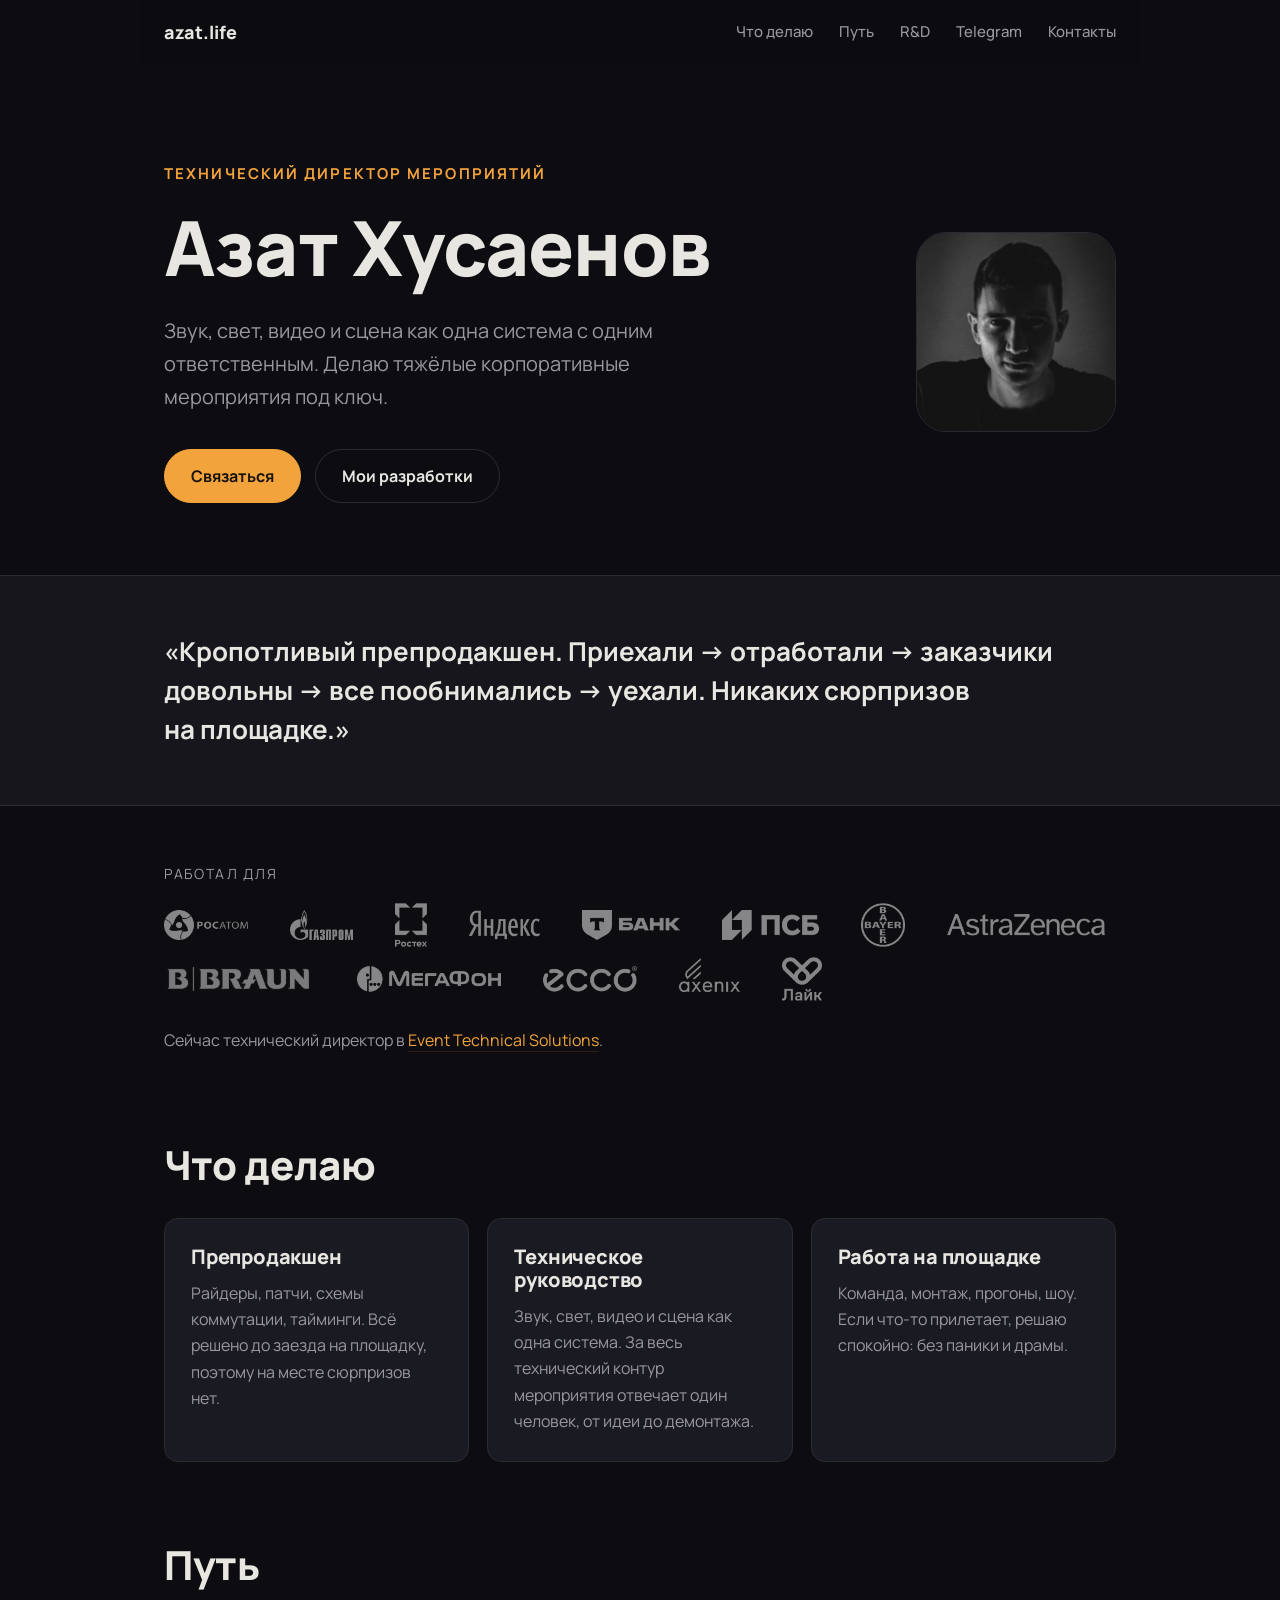
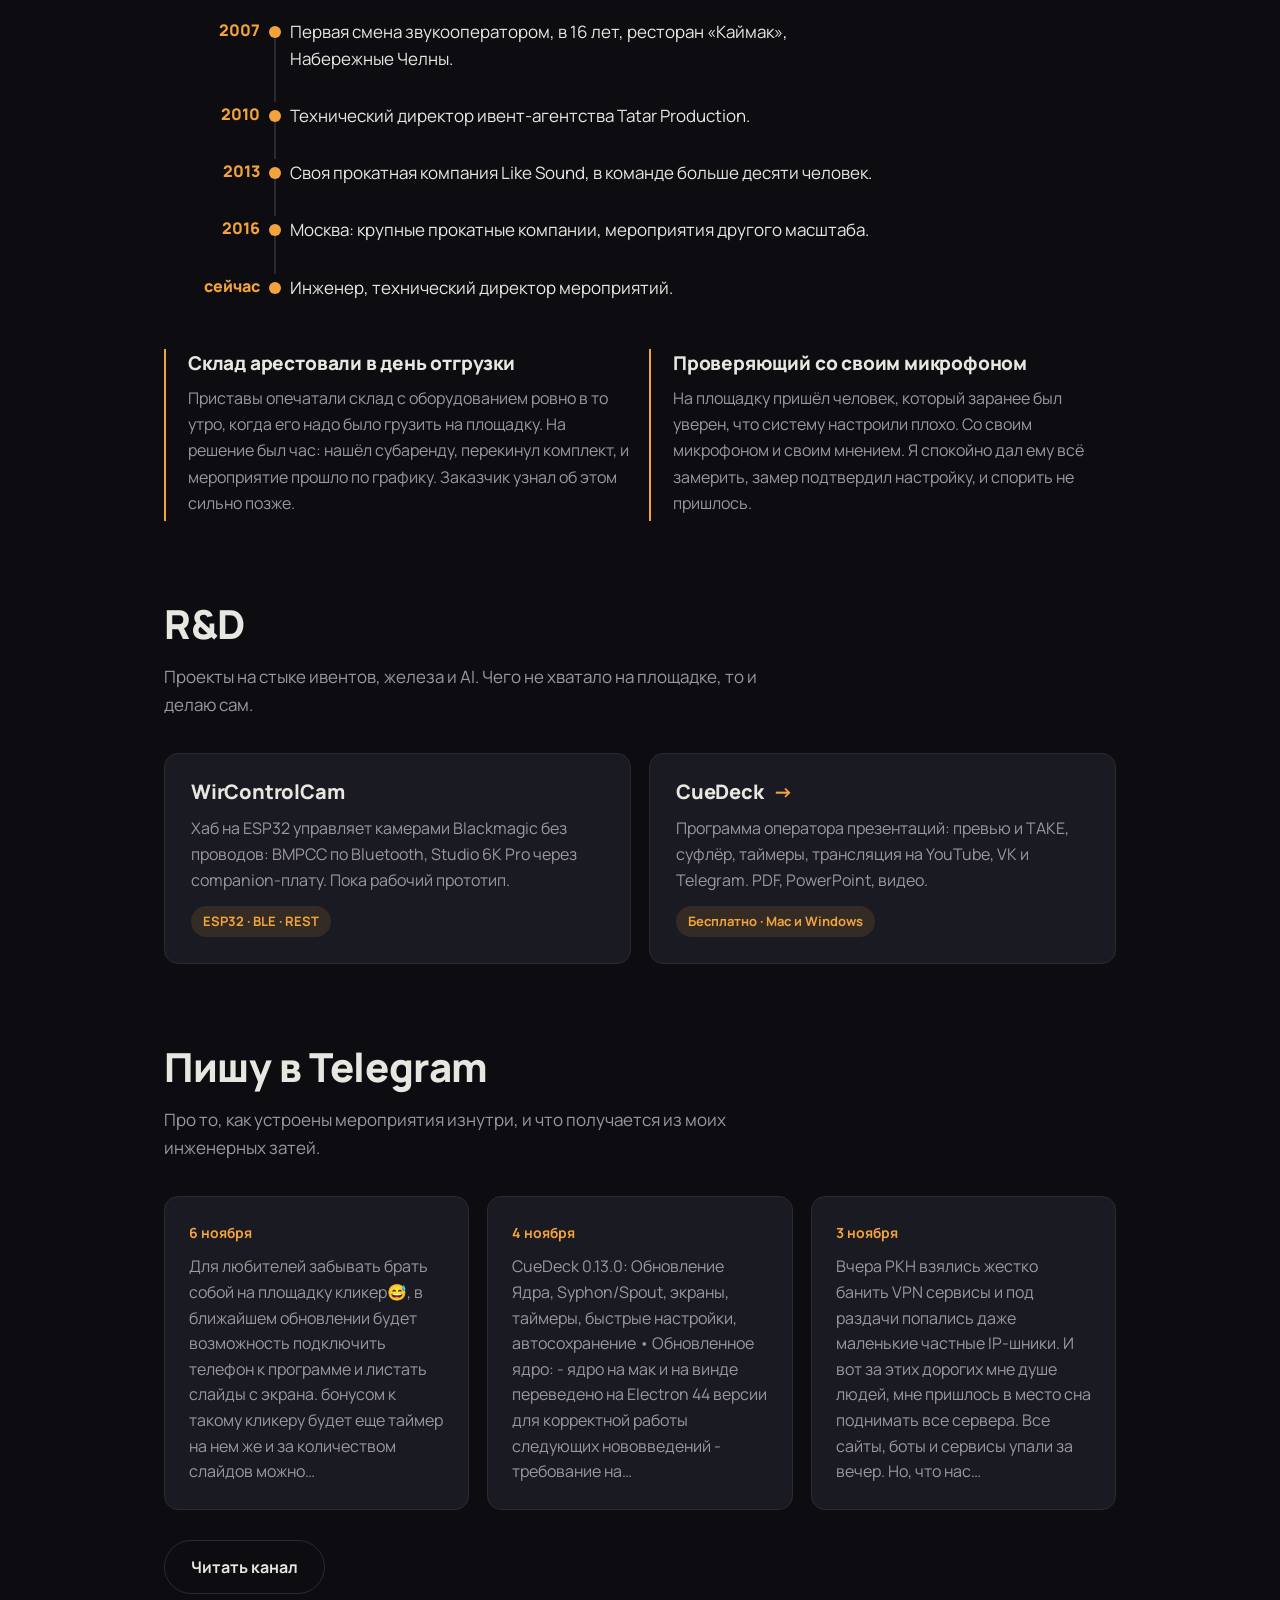
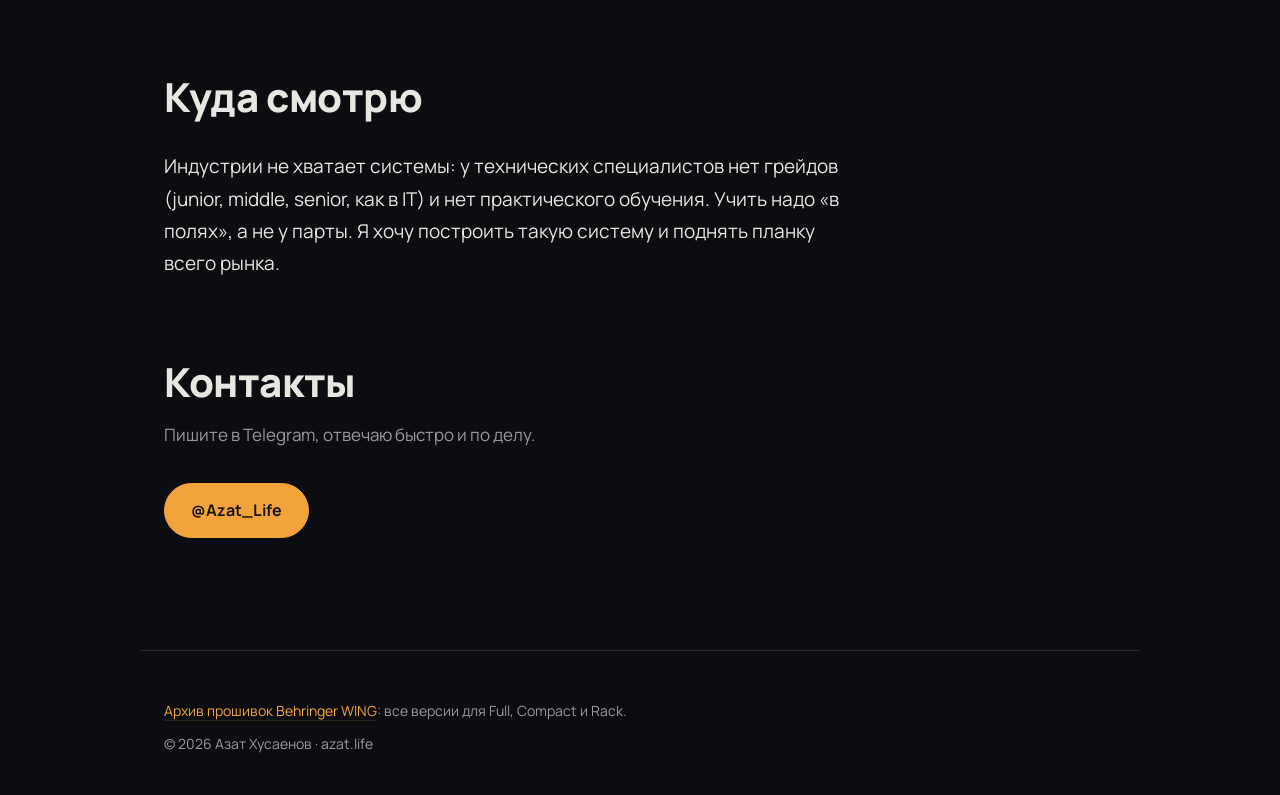
<file: index.html>
<!DOCTYPE html>
<html lang="ru">
<head>
  <meta charset="UTF-8">
  <meta name="viewport" content="width=device-width, initial-scale=1.0">
  <title>Азат Хусаенов, технический директор мероприятий</title>
  <meta name="description" content="Технический директор мероприятий: звук, свет, видео, сцена. Кропотливый препродакшен, никаких сюрпризов на площадке. Росатом, AstraZeneca, Мегафон, ПСБ Банк.">
  <meta property="og:title" content="Азат Хусаенов, технический директор мероприятий">
  <meta property="og:description" content="Звук, свет, видео, сцена под ключ и без сюрпризов на площадке.">
  <meta property="og:url" content="https://azat.life/">
  <meta property="og:type" content="website">
  <link rel="icon" href="data:image/svg+xml,%3Csvg xmlns='http://www.w3.org/2000/svg' viewBox='0 0 64 64'%3E%3Crect width='64' height='64' rx='14' fill='%23101014'/%3E%3Ccircle cx='32' cy='30' r='13' fill='%23f2a33c'/%3E%3Crect x='14' y='48' width='36' height='5' rx='2.5' fill='%23f2a33c'/%3E%3C/svg%3E">
  <link rel="preconnect" href="https://fonts.googleapis.com">
  <link rel="preconnect" href="https://fonts.gstatic.com" crossorigin>
  <link href="https://fonts.googleapis.com/css2?family=Manrope:wght@400;500;700;800&display=swap" rel="stylesheet">
  <link rel="stylesheet" href="css/style.css">
</head>
<body>

  <header class="nav">
    <a class="nav__logo" href="#top">azat.life</a>
    <nav class="nav__links">
      <a class="nav__minor" href="#work">Что делаю</a>
      <a class="nav__minor" href="#path">Путь</a>
      <a href="#rnd">R&amp;D</a>
      <a href="#blog">Telegram</a>
      <a href="#contact">Контакты</a>
    </nav>
  </header>

  <main id="top">

    <!-- ============ HERO ============ -->
    <section class="hero">
      <div class="hero__text">
        <p class="hero__kicker">Технический директор мероприятий</p>
        <h1>Азат Хусаенов</h1>
        <p class="hero__lead">
          Звук, свет, видео и сцена как одна система с одним ответственным.
          Делаю тяжёлые корпоративные мероприятия под ключ.
        </p>
        <div class="hero__actions">
          <a class="btn btn--primary" href="https://t.me/Azat_Life" target="_blank" rel="noopener">Связаться</a>
          <a class="btn" href="#rnd">Мои разработки</a>
        </div>
      </div>
      <img class="hero__photo" src="assets/azat.jpg" alt="Азат Хусаенов" width="400" height="400">
    </section>

    <!-- ============ ПРИНЦИП ============ -->
    <section class="principle">
      <blockquote>
        «Кропотливый препродакшен. Приехали&nbsp;→ отработали&nbsp;→ заказчики довольны&nbsp;→
        все пообнимались&nbsp;→ уехали. Никаких сюрпризов на&nbsp;площадке.»
      </blockquote>
    </section>

    <!-- ============ КЛИЕНТЫ ============ -->
    <section class="clients" aria-label="Клиенты">
      <p class="clients__label">Работал для</p>
      <ul class="clients__logos">
        <li><img src="assets/logos/rosatom.png" alt="Росатом" width="287" height="150"></li>
        <li><img src="assets/logos/gazprom.png" alt="Газпром" width="213" height="150"></li>
        <li><img src="assets/logos/rostec.png" alt="Ростех" width="109" height="150"></li>
        <li><img src="assets/logos/yandex.png" alt="Яндекс" width="244" height="150"></li>
        <li><img src="assets/logos/tbank.png" alt="Т-Банк" width="332" height="150"></li>
        <li><img src="assets/logos/psb.png" alt="Промсвязьбанк" width="333" height="150"></li>
        <li><img src="assets/logos/bayer.png" alt="Bayer" width="148" height="150"></li>
        <li><img src="assets/logos/astrazeneca.png" alt="AstraZeneca" width="540" height="150"></li>
        <li><img src="assets/logos/bbraun.png" alt="B.Braun" width="515" height="150"></li>
        <li><img src="assets/logos/megafon.png" alt="МегаФон" width="489" height="150"></li>
        <li><img src="assets/logos/ecco.png" alt="ECCO" width="321" height="150"></li>
        <li><img src="assets/logos/axenix.png" alt="AXENIX" width="209" height="150"></li>
        <li><img src="assets/logos/like.png" alt="Лайк" width="136" height="150"></li>
      </ul>
      <p class="clients__note">
        Сейчас технический директор в
        <a href="https://etsproduction.ru/" target="_blank" rel="noopener">Event&nbsp;Technical&nbsp;Solutions</a>.
      </p>
    </section>

    <!-- ============ ЧТО ДЕЛАЮ ============ -->
    <section class="section" id="work">
      <h2>Что делаю</h2>
      <div class="cards">
        <article class="card">
          <h3>Препродакшен</h3>
          <p>Райдеры, патчи, схемы коммутации, тайминги. Всё решено до заезда на площадку, поэтому на месте сюрпризов нет.</p>
        </article>
        <article class="card">
          <h3>Техническое руководство</h3>
          <p>Звук, свет, видео и сцена как одна система. За весь технический контур мероприятия отвечает один человек, от идеи до демонтажа.</p>
        </article>
        <article class="card">
          <h3>Работа на площадке</h3>
          <p>Команда, монтаж, прогоны, шоу. Если что-то прилетает, решаю спокойно: без паники и драмы.</p>
        </article>
      </div>

    </section>

    <!-- ============ ПУТЬ ============ -->
    <section class="section" id="path">
      <h2>Путь</h2>
      <ol class="timeline">
        <li>
          <span class="timeline__when">2007</span>
          <p class="timeline__what">
            Первая смена звукооператором, в 16 лет, ресторан «Каймак», Набережные Челны.
          </p>
        </li>
        <li>
          <span class="timeline__when">2010</span>
          <p class="timeline__what">
            Технический директор ивент-агентства Tatar&nbsp;Production.
          </p>
        </li>
        <li>
          <span class="timeline__when">2013</span>
          <p class="timeline__what">
            Своя прокатная компания Like&nbsp;Sound, в команде больше десяти человек.
          </p>
        </li>
        <li>
          <span class="timeline__when">2016</span>
          <p class="timeline__what">
            Москва: крупные прокатные компании, мероприятия другого масштаба.
          </p>
        </li>
        <li>
          <span class="timeline__when">сейчас</span>
          <p class="timeline__what">
            Инженер, технический директор мероприятий.
          </p>
        </li>
      </ol>

      <div class="stories">
        <article class="story">
          <h3>Склад арестовали в день отгрузки</h3>
          <p>
            Приставы опечатали склад с оборудованием ровно в то утро, когда его надо было грузить
            на площадку. На решение был час: нашёл субаренду, перекинул комплект, и мероприятие
            прошло по графику. Заказчик узнал об этом сильно позже.
          </p>
        </article>
        <article class="story">
          <h3>Проверяющий со своим микрофоном</h3>
          <p>
            На площадку пришёл человек, который заранее был уверен, что систему настроили плохо.
            Со своим микрофоном и своим мнением. Я спокойно дал ему всё замерить, замер подтвердил
            настройку, и спорить не пришлось.
          </p>
        </article>
      </div>
    </section>

    <!-- ============ R&D ============ -->
    <section class="section" id="rnd">
      <h2>R&amp;D</h2>
      <p class="section__intro">
        Проекты на стыке ивентов, железа и AI. Чего не хватало на площадке, то и делаю сам.
      </p>
      <div class="cards cards--projects">
        <article class="card">
          <h3>WirControlCam</h3>
          <p>Хаб на ESP32 управляет камерами Blackmagic без проводов: BMPCC по Bluetooth, Studio 6K Pro через companion-плату. Пока рабочий прототип.</p>
          <span class="card__tag">ESP32 · BLE · REST</span>
        </article>
        <a class="card card--link" href="/cuedeck/">
          <h3>CueDeck</h3>
          <p>Программа оператора презентаций: превью и TAKE, суфлёр, таймеры, трансляция на YouTube, VK и Telegram. PDF, PowerPoint, видео.</p>
          <span class="card__tag">Бесплатно · Mac и Windows</span>
        </a>
      </div>
    </section>

    <!-- ============ ТЕЛЕГРАМ ============ -->
    <!-- Записи берутся из assets/posts.json, который дважды в день обновляет
         .github/workflows/telegram.yml. Секция скрыта, пока файл не прочитан. -->
    <section class="section section--posts" id="blog" hidden>
      <h2>Пишу в Telegram</h2>
      <p class="section__intro">Про то, как устроены мероприятия изнутри, и что получается из моих инженерных затей.</p>
      <div class="posts" id="posts"></div>
      <a class="btn" href="https://t.me/azatlife" target="_blank" rel="noopener">Читать канал</a>
    </section>

    <!-- ============ МИССИЯ ============ -->
    <section class="section section--mission">
      <h2>Куда смотрю</h2>
      <p>
        Индустрии не хватает системы: у технических специалистов нет грейдов (junior, middle, senior,
        как в IT) и нет практического обучения. Учить надо «в полях», а не у парты.
        Я хочу построить такую систему и поднять планку всего рынка.
      </p>
    </section>

    <!-- ============ КОНТАКТЫ ============ -->
    <section class="section section--contact" id="contact">
      <h2>Контакты</h2>
      <p class="section__intro">Пишите в Telegram, отвечаю быстро и по делу.</p>
      <div class="contact__actions">
        <a class="btn btn--primary" href="https://t.me/Azat_Life" target="_blank" rel="noopener">@Azat_Life</a>
      </div>
    </section>

  </main>

  <footer class="footer">
    <p><a href="/behringer-firmware/">Архив прошивок Behringer WING</a>: все версии для Full, Compact и Rack.</p>
    <p>© 2026 Азат Хусаенов · azat.life</p>
  </footer>

  <script>
    // Свежие записи канала. Файл обновляется роботом на GitHub, поэтому здесь
    // только отрисовка: если данных нет, секция просто остаётся скрытой.
    (async () => {
      const section = document.getElementById('blog');
      const holder = document.getElementById('posts');
      try {
        const res = await fetch('assets/posts.json', { cache: 'no-cache' });
        if (!res.ok) return;
        const { posts } = await res.json();
        if (!posts || !posts.length) return;

        const fmt = new Intl.DateTimeFormat('ru-RU', { day: 'numeric', month: 'long' });
        for (const post of posts) {
          const card = document.createElement('a');
          card.className = 'post';
          card.href = post.url;
          card.target = '_blank';
          card.rel = 'noopener';

          const date = document.createElement('time');
          date.className = 'post__date';
          date.dateTime = post.date;
          date.textContent = fmt.format(new Date(post.date));

          const text = document.createElement('p');
          text.className = 'post__text';
          text.textContent = post.text;

          card.append(date, text);
          holder.append(card);
        }
        section.hidden = false;
      } catch (e) {
        /* сеть недоступна или файл битый: секции просто не будет */
      }
    })();
  </script>

</body>
</html>
</file>
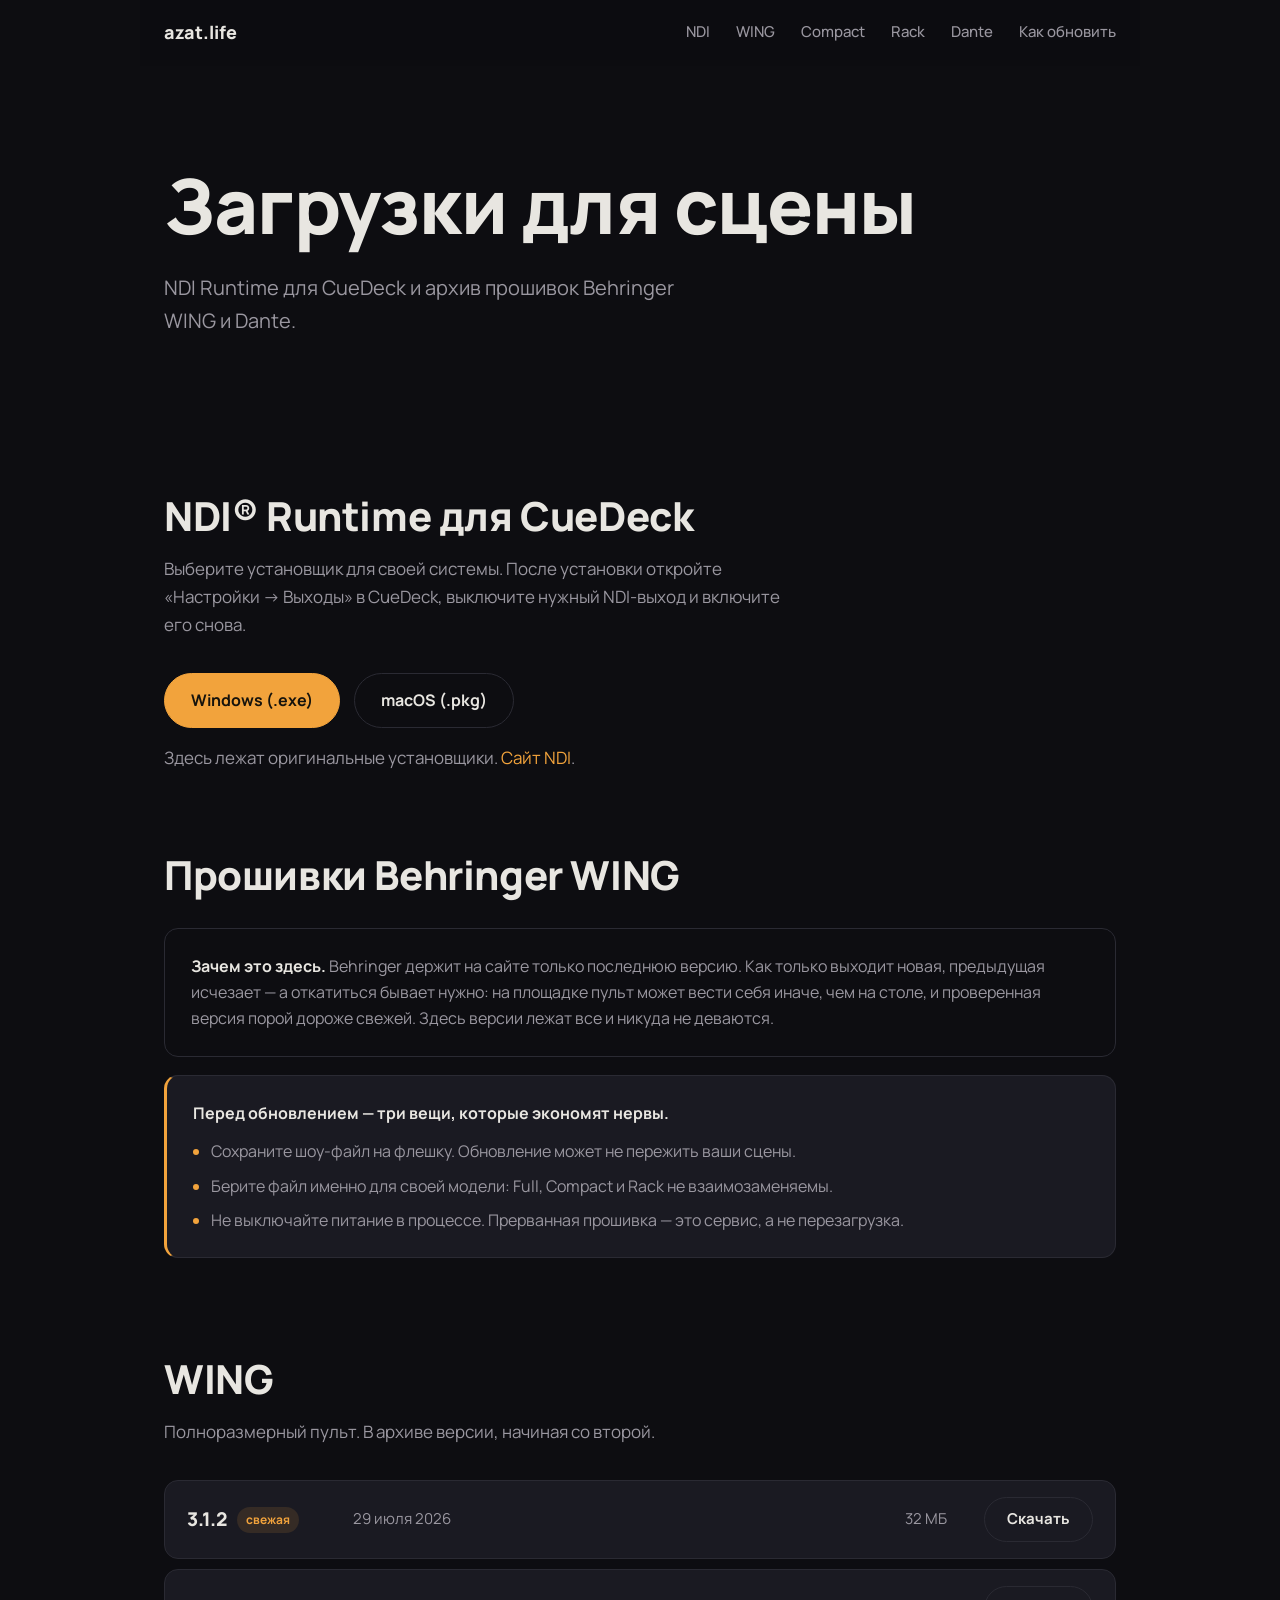
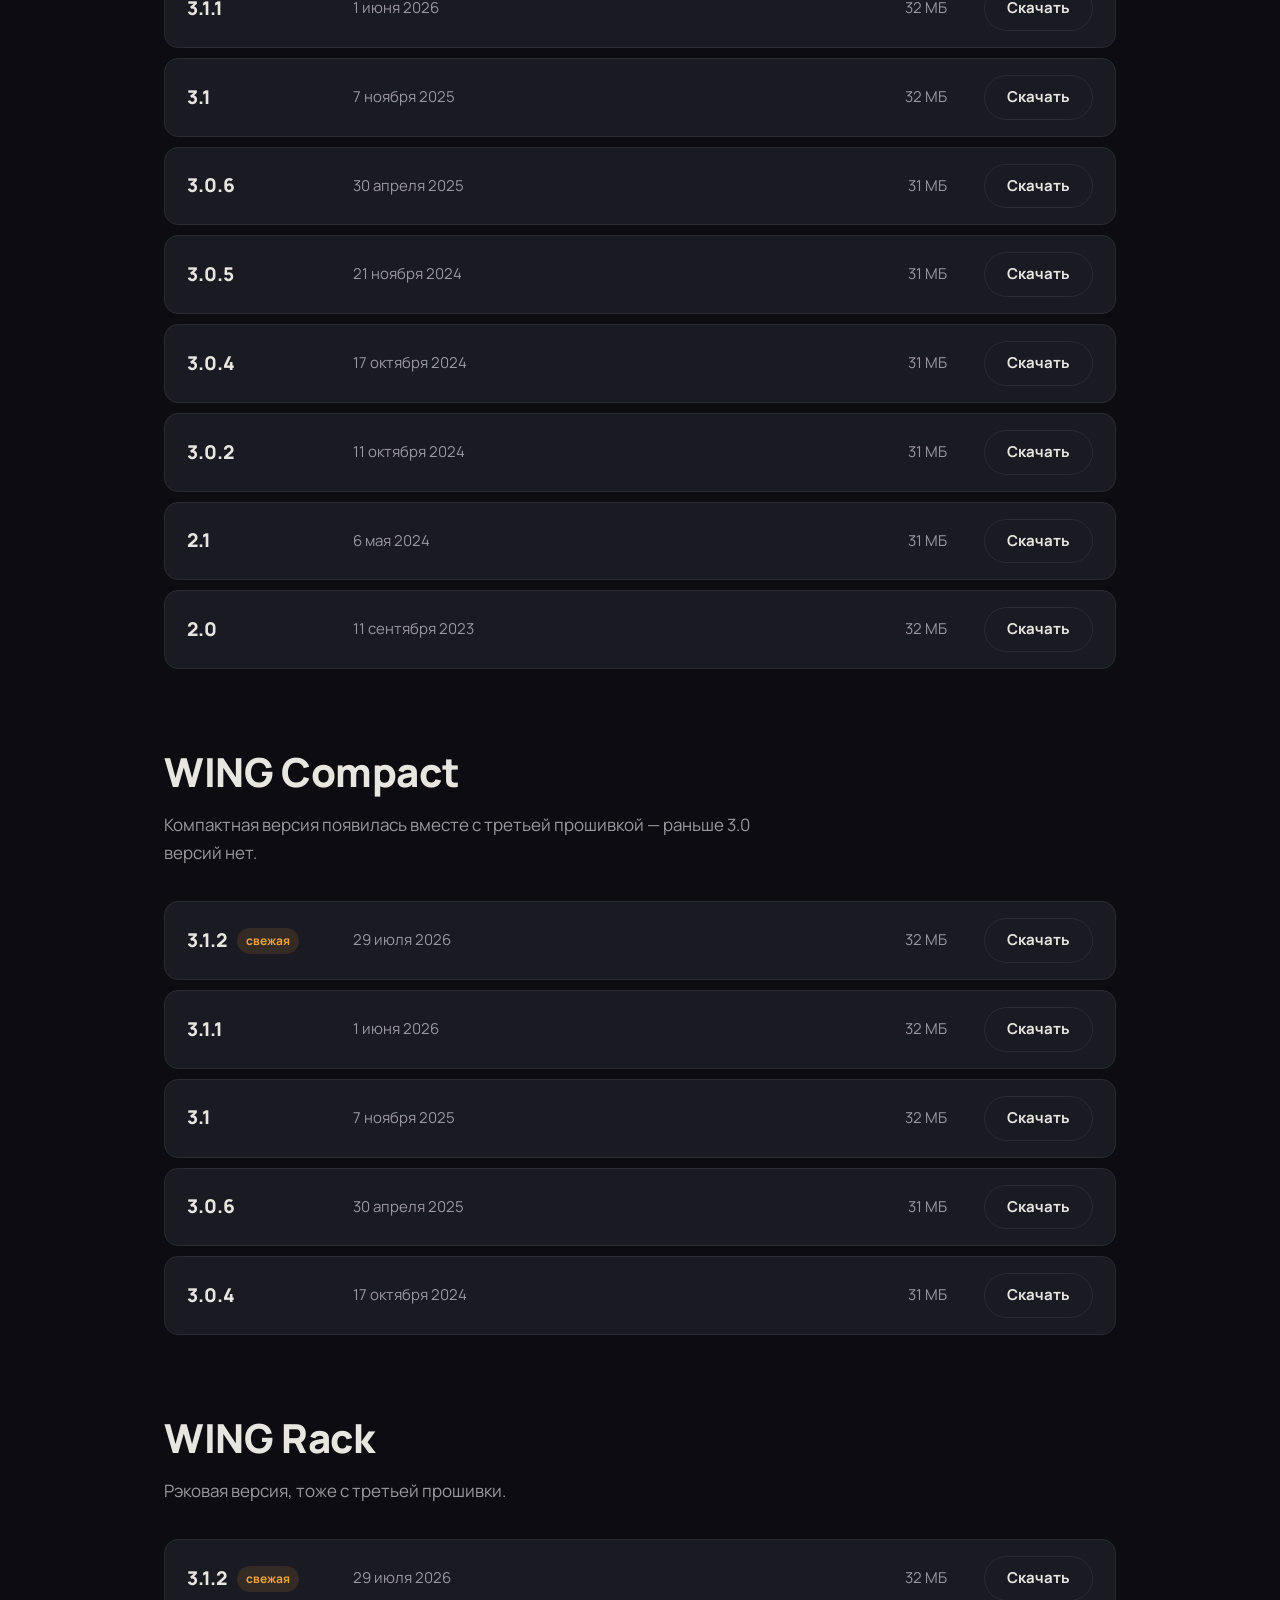
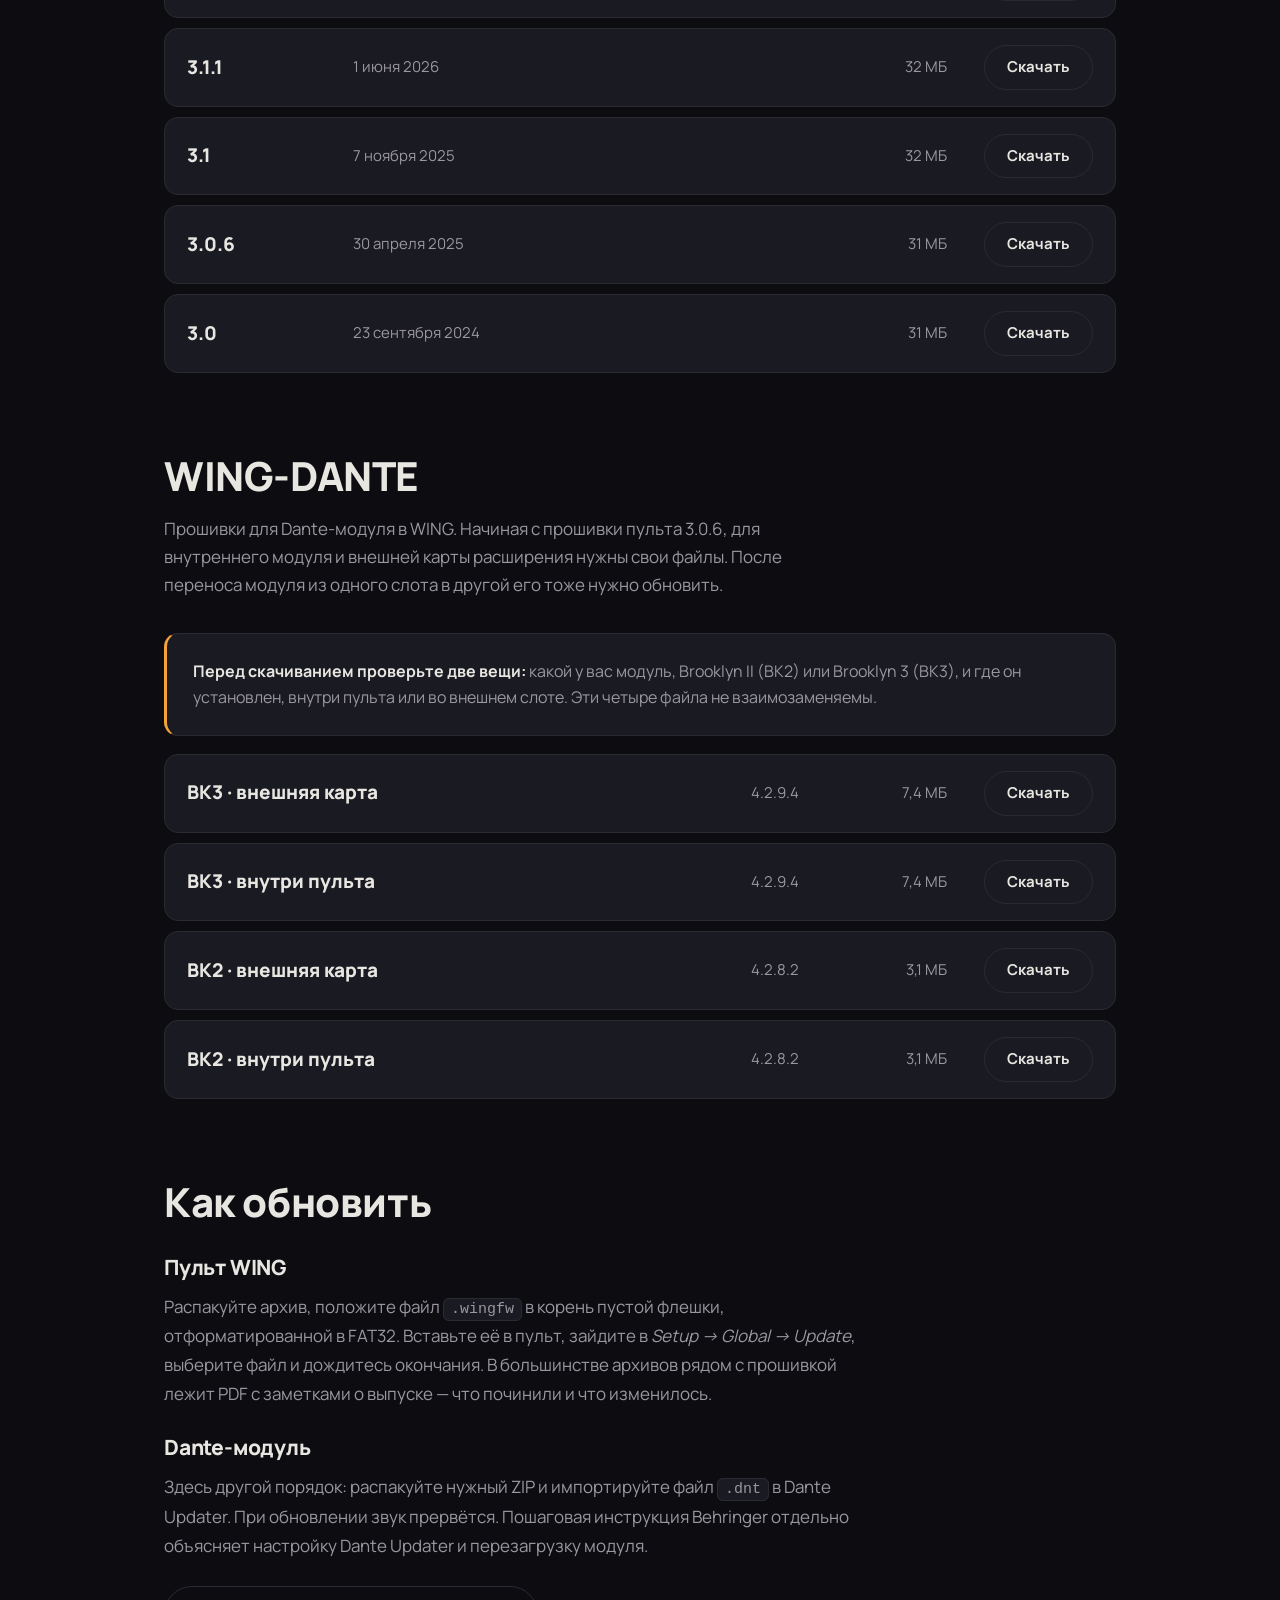
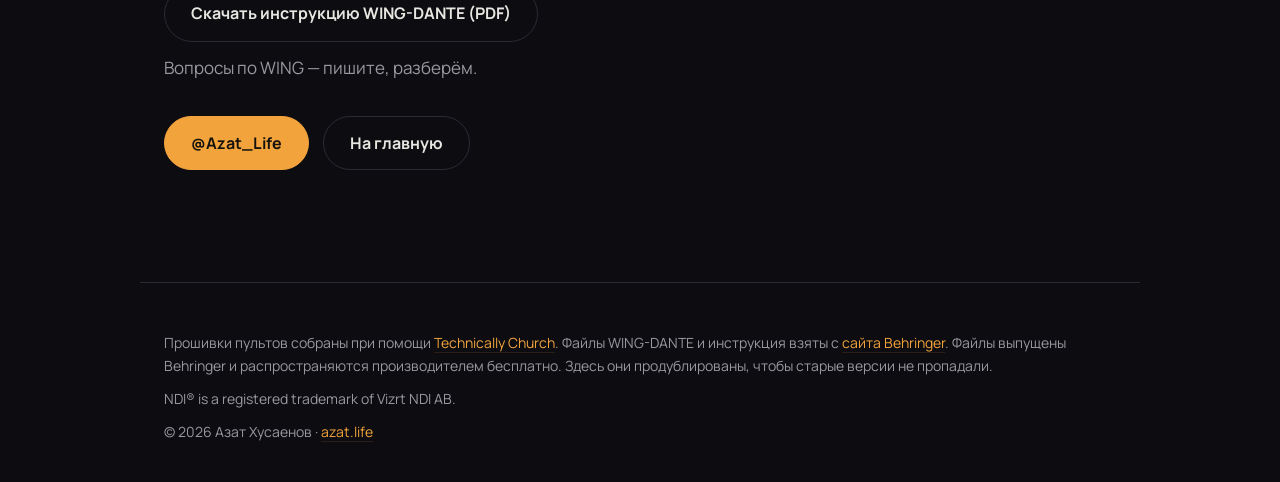
<file: behringer-firmware/index.html>
<!DOCTYPE html>
<html lang="ru">
<head>
  <meta charset="UTF-8">
  <meta name="viewport" content="width=device-width, initial-scale=1.0">
  <title>Загрузки для сцены — NDI Runtime, WING и Dante</title>
  <meta name="description" content="NDI Runtime для CueDeck на Windows и macOS, архив прошивок Behringer WING, WING Compact, WING Rack и обновления Dante.">
  <meta property="og:title" content="Загрузки для сцены — NDI Runtime, WING и Dante">
  <meta property="og:description" content="NDI Runtime для CueDeck и прошивки Behringer WING и Dante.">
  <meta property="og:url" content="https://azat.life/behringer-firmware/">
  <meta property="og:type" content="website">
  <meta property="og:image" content="https://azat.life/generated/wing-firmware-og.jpg">
  <meta property="og:image:width" content="1200">
  <meta property="og:image:height" content="675">
  <meta name="twitter:card" content="summary_large_image">
  <link rel="icon" href="data:image/svg+xml,%3Csvg xmlns='http://www.w3.org/2000/svg' viewBox='0 0 64 64'%3E%3Crect width='64' height='64' rx='14' fill='%23101014'/%3E%3Ccircle cx='32' cy='30' r='13' fill='%23f2a33c'/%3E%3Crect x='14' y='48' width='36' height='5' rx='2.5' fill='%23f2a33c'/%3E%3C/svg%3E">
  <link rel="preconnect" href="https://fonts.googleapis.com">
  <link rel="preconnect" href="https://fonts.gstatic.com" crossorigin>
  <link href="https://fonts.googleapis.com/css2?family=Manrope:wght@400;500;700;800&display=swap" rel="stylesheet">
  <link rel="stylesheet" href="../css/style.css?v=ndi-spacing">
</head>
<body>

  <header class="nav">
    <a class="nav__logo" href="/">azat.life</a>
    <nav class="nav__links">
      <a href="#ndi">NDI</a>
      <a href="#full">WING</a>
      <a href="#compact">Compact</a>
      <a href="#rack">Rack</a>
      <a href="#dante">Dante</a>
      <a class="nav__minor" href="#howto">Как обновить</a>
    </nav>
  </header>

  <main>

    <section class="hero hero--page">
      <div class="hero__text">
        <h1>Загрузки для сцены</h1>
        <p class="hero__lead">NDI Runtime для CueDeck и архив прошивок Behringer WING и Dante.</p>
      </div>
    </section>

    <section class="section" id="ndi">
      <h2>NDI® Runtime для CueDeck</h2>
      <p class="section__intro">
        Выберите установщик для своей системы. После установки откройте «Настройки → Выходы»
        в CueDeck, выключите нужный NDI-выход и включите его снова.
      </p>
      <div class="hero__actions">
        <a class="btn btn--primary" href="files/ndi-runtime-windows.exe">Windows (.exe)</a>
        <a class="btn" href="files/ndi-runtime-macos.pkg">macOS (.pkg)</a>
      </div>
      <p class="section__intro">Здесь лежат оригинальные установщики. <a href="https://ndi.video/">Сайт NDI</a>.</p>
    </section>

    <section class="section" aria-labelledby="wing-archive">
      <h2 id="wing-archive">Прошивки Behringer WING</h2>
      <div class="notice">
        <p>
          <strong>Зачем это здесь.</strong> Behringer держит на сайте только последнюю версию.
          Как только выходит новая, предыдущая исчезает — а откатиться бывает нужно:
          на площадке пульт может вести себя иначе, чем на столе, и проверенная версия
          порой дороже свежей. Здесь версии лежат все и никуда не деваются.
        </p>
      </div>

      <div class="warn">
        <p><strong>Перед обновлением — три вещи, которые экономят нервы.</strong></p>
        <ul>
          <li>Сохраните шоу-файл на флешку. Обновление может не пережить ваши сцены.</li>
          <li>Берите файл именно для своей модели: Full, Compact и Rack не взаимозаменяемы.</li>
          <li>Не выключайте питание в процессе. Прерванная прошивка — это сервис, а не перезагрузка.</li>
        </ul>
      </div>
    </section>

    <section class="section" id="full">
      <h2>WING</h2>
      <p class="section__intro">Полноразмерный пульт. В архиве версии, начиная со второй.</p>
      <ul class="fw">
        <li class="fw__row">
          <span class="fw__ver">3.1.2 <span class="fw__badge">свежая</span></span>
          <span class="fw__date">29 июля 2026</span>
          <span class="fw__size">32 МБ</span>
          <a class="fw__get" href="files/wing-fullsize-release-3.1.2-20260729.zip">Скачать</a>
        </li>
        <li class="fw__row">
          <span class="fw__ver">3.1.1</span>
          <span class="fw__date">1 июня 2026</span>
          <span class="fw__size">32 МБ</span>
          <a class="fw__get" href="files/wing-fullsize-release-3.1.1-20260601.zip">Скачать</a>
        </li>
        <li class="fw__row">
          <span class="fw__ver">3.1</span>
          <span class="fw__date">7 ноября 2025</span>
          <span class="fw__size">32 МБ</span>
          <a class="fw__get" href="files/Behringer_WING-FULL-Firmware_V3-1.zip">Скачать</a>
        </li>
        <li class="fw__row">
          <span class="fw__ver">3.0.6</span>
          <span class="fw__date">30 апреля 2025</span>
          <span class="fw__size">31 МБ</span>
          <a class="fw__get" href="files/Behringer_WING-FULL_Firmware_V3-0-6-27.zip">Скачать</a>
        </li>
        <li class="fw__row">
          <span class="fw__ver">3.0.5</span>
          <span class="fw__date">21 ноября 2024</span>
          <span class="fw__size">31 МБ</span>
          <a class="fw__get" href="files/Behringer_WING_Firmware_V3-0-5.zip">Скачать</a>
        </li>
        <li class="fw__row">
          <span class="fw__ver">3.0.4</span>
          <span class="fw__date">17 октября 2024</span>
          <span class="fw__size">31 МБ</span>
          <a class="fw__get" href="files/Behringer_WING_Firmware_V3-0-4.zip">Скачать</a>
        </li>
        <li class="fw__row">
          <span class="fw__ver">3.0.2</span>
          <span class="fw__date">11 октября 2024</span>
          <span class="fw__size">31 МБ</span>
          <a class="fw__get" href="files/Behringer_WING_Firmware_V3-0-2.zip">Скачать</a>
        </li>
        <li class="fw__row">
          <span class="fw__ver">2.1</span>
          <span class="fw__date">6 мая 2024</span>
          <span class="fw__size">31 МБ</span>
          <a class="fw__get" href="files/Behringer_WING_Firmware_V2-1.zip">Скачать</a>
        </li>
        <li class="fw__row">
          <span class="fw__ver">2.0</span>
          <span class="fw__date">11 сентября 2023</span>
          <span class="fw__size">32 МБ</span>
          <a class="fw__get" href="files/Behringer_WING_Firmware_V2-0.zip">Скачать</a>
        </li>
      </ul>
    </section>

    <section class="section" id="compact">
      <h2>WING Compact</h2>
      <p class="section__intro">Компактная версия появилась вместе с третьей прошивкой — раньше 3.0 версий нет.</p>
      <ul class="fw">
        <li class="fw__row">
          <span class="fw__ver">3.1.2 <span class="fw__badge">свежая</span></span>
          <span class="fw__date">29 июля 2026</span>
          <span class="fw__size">32 МБ</span>
          <a class="fw__get" href="files/wing-compact-release-3.1.2-20260729.zip">Скачать</a>
        </li>
        <li class="fw__row">
          <span class="fw__ver">3.1.1</span>
          <span class="fw__date">1 июня 2026</span>
          <span class="fw__size">32 МБ</span>
          <a class="fw__get" href="files/wing-compact-release-3.1.1-20260601.zip">Скачать</a>
        </li>
        <li class="fw__row">
          <span class="fw__ver">3.1</span>
          <span class="fw__date">7 ноября 2025</span>
          <span class="fw__size">32 МБ</span>
          <a class="fw__get" href="files/Behringer_WING-COM-Firmware_V3-1.zip">Скачать</a>
        </li>
        <li class="fw__row">
          <span class="fw__ver">3.0.6</span>
          <span class="fw__date">30 апреля 2025</span>
          <span class="fw__size">31 МБ</span>
          <a class="fw__get" href="files/Behringer_WING-COMPACT_Firmware_V3-0-6-27.zip">Скачать</a>
        </li>
        <li class="fw__row">
          <span class="fw__ver">3.0.4</span>
          <span class="fw__date">17 октября 2024</span>
          <span class="fw__size">31 МБ</span>
          <a class="fw__get" href="files/Behringer_WING-COMPACT_Firmware_V3-0-4.zip">Скачать</a>
        </li>
      </ul>
    </section>

    <section class="section" id="rack">
      <h2>WING Rack</h2>
      <p class="section__intro">Рэковая версия, тоже с третьей прошивки.</p>
      <ul class="fw">
        <li class="fw__row">
          <span class="fw__ver">3.1.2 <span class="fw__badge">свежая</span></span>
          <span class="fw__date">29 июля 2026</span>
          <span class="fw__size">32 МБ</span>
          <a class="fw__get" href="files/wing-rack-release-3.1.2-20260729.zip">Скачать</a>
        </li>
        <li class="fw__row">
          <span class="fw__ver">3.1.1</span>
          <span class="fw__date">1 июня 2026</span>
          <span class="fw__size">32 МБ</span>
          <a class="fw__get" href="files/wing-rack-release-3.1.1-20260601.zip">Скачать</a>
        </li>
        <li class="fw__row">
          <span class="fw__ver">3.1</span>
          <span class="fw__date">7 ноября 2025</span>
          <span class="fw__size">32 МБ</span>
          <a class="fw__get" href="files/Behringer_WING-RACK-Firmware_V3-1.zip">Скачать</a>
        </li>
        <li class="fw__row">
          <span class="fw__ver">3.0.6</span>
          <span class="fw__date">30 апреля 2025</span>
          <span class="fw__size">31 МБ</span>
          <a class="fw__get" href="files/Behringer_WING-RACK_Firmware_V3-0-6-27.zip">Скачать</a>
        </li>
        <li class="fw__row">
          <span class="fw__ver">3.0</span>
          <span class="fw__date">23 сентября 2024</span>
          <span class="fw__size">31 МБ</span>
          <a class="fw__get" href="files/Behringer_WING-RACK_Firmware_V3-0.zip">Скачать</a>
        </li>
      </ul>
    </section>

    <section class="section" id="dante">
      <h2>WING-DANTE</h2>
      <p class="section__intro">
        Прошивки для Dante-модуля в WING. Начиная с прошивки пульта 3.0.6,
        для внутреннего модуля и внешней карты расширения нужны свои файлы.
        После переноса модуля из одного слота в другой его тоже нужно обновить.
      </p>
      <div class="warn">
        <p><strong>Перед скачиванием проверьте две вещи:</strong> какой у вас модуль,
          Brooklyn II (BK2) или Brooklyn 3 (BK3), и где он установлен,
          внутри пульта или во внешнем слоте. Эти четыре файла не взаимозаменяемы.</p>
      </div>
      <ul class="fw fw--dante">
        <li class="fw__row">
          <span class="fw__ver">BK3 · внешняя карта</span>
          <span class="fw__date">4.2.9.4</span>
          <span class="fw__size">7,4 МБ</span>
          <a class="fw__get" href="files/wing-dante64_B_ext_BK3_4.2.9.4.zip">Скачать</a>
        </li>
        <li class="fw__row">
          <span class="fw__ver">BK3 · внутри пульта</span>
          <span class="fw__date">4.2.9.4</span>
          <span class="fw__size">7,4 МБ</span>
          <a class="fw__get" href="files/wing64x64_B_int_BK3_4.2.9.4.zip">Скачать</a>
        </li>
        <li class="fw__row">
          <span class="fw__ver">BK2 · внешняя карта</span>
          <span class="fw__date">4.2.8.2</span>
          <span class="fw__size">3,1 МБ</span>
          <a class="fw__get" href="files/wing-dante64_B_ext_BK2_4.2.8.2.zip">Скачать</a>
        </li>
        <li class="fw__row">
          <span class="fw__ver">BK2 · внутри пульта</span>
          <span class="fw__date">4.2.8.2</span>
          <span class="fw__size">3,1 МБ</span>
          <a class="fw__get" href="files/wing64x64_B_int_BK2_4.2.8.2.zip">Скачать</a>
        </li>
      </ul>
    </section>

    <section class="section section--contact" id="howto">
      <h2>Как обновить</h2>
      <h3>Пульт WING</h3>
      <p class="fw__how">
        Распакуйте архив, положите файл <code>.wingfw</code> в корень пустой флешки,
        отформатированной в FAT32. Вставьте её в пульт, зайдите в <em>Setup → Global → Update</em>,
        выберите файл и дождитесь окончания. В большинстве архивов рядом с прошивкой лежит PDF
        с заметками о выпуске — что починили и что изменилось.
      </p>
      <h3>Dante-модуль</h3>
      <p class="fw__how">
        Здесь другой порядок: распакуйте нужный ZIP и импортируйте файл <code>.dnt</code>
        в Dante Updater. При обновлении звук прервётся. Пошаговая инструкция Behringer
        отдельно объясняет настройку Dante Updater и перезагрузку модуля.
      </p>
      <p class="fw__how">
        <a class="btn" href="files/BE_0606-ADL_WING-DANTE_Update-Instructions_2025-07-23.pdf">Скачать инструкцию WING-DANTE (PDF)</a>
      </p>
      <p class="section__intro">
        Вопросы по WING — пишите, разберём.
      </p>
      <div class="contact__actions">
        <a class="btn btn--primary" href="https://t.me/Azat_Life" target="_blank" rel="noopener">@Azat_Life</a>
        <a class="btn" href="/">На главную</a>
      </div>
    </section>

  </main>

  <footer class="footer">
    <p>
      Прошивки пультов собраны при помощи <a href="https://technicallychurch.com/behringer-wing-firmware-downloads/" target="_blank" rel="noopener">Technically&nbsp;Church</a>.
      Файлы WING-DANTE и инструкция взяты с <a href="https://www.behringer.com/en/products/0606-ADL" target="_blank" rel="noopener">сайта Behringer</a>.
      Файлы выпущены Behringer и распространяются производителем бесплатно.
      Здесь они продублированы, чтобы старые версии не пропадали.
    </p>
    <p>NDI® is a registered trademark of Vizrt NDI AB.</p>
    <p>© 2026 Азат Хусаенов · <a href="/">azat.life</a></p>
  </footer>

</body>
</html>
</file>
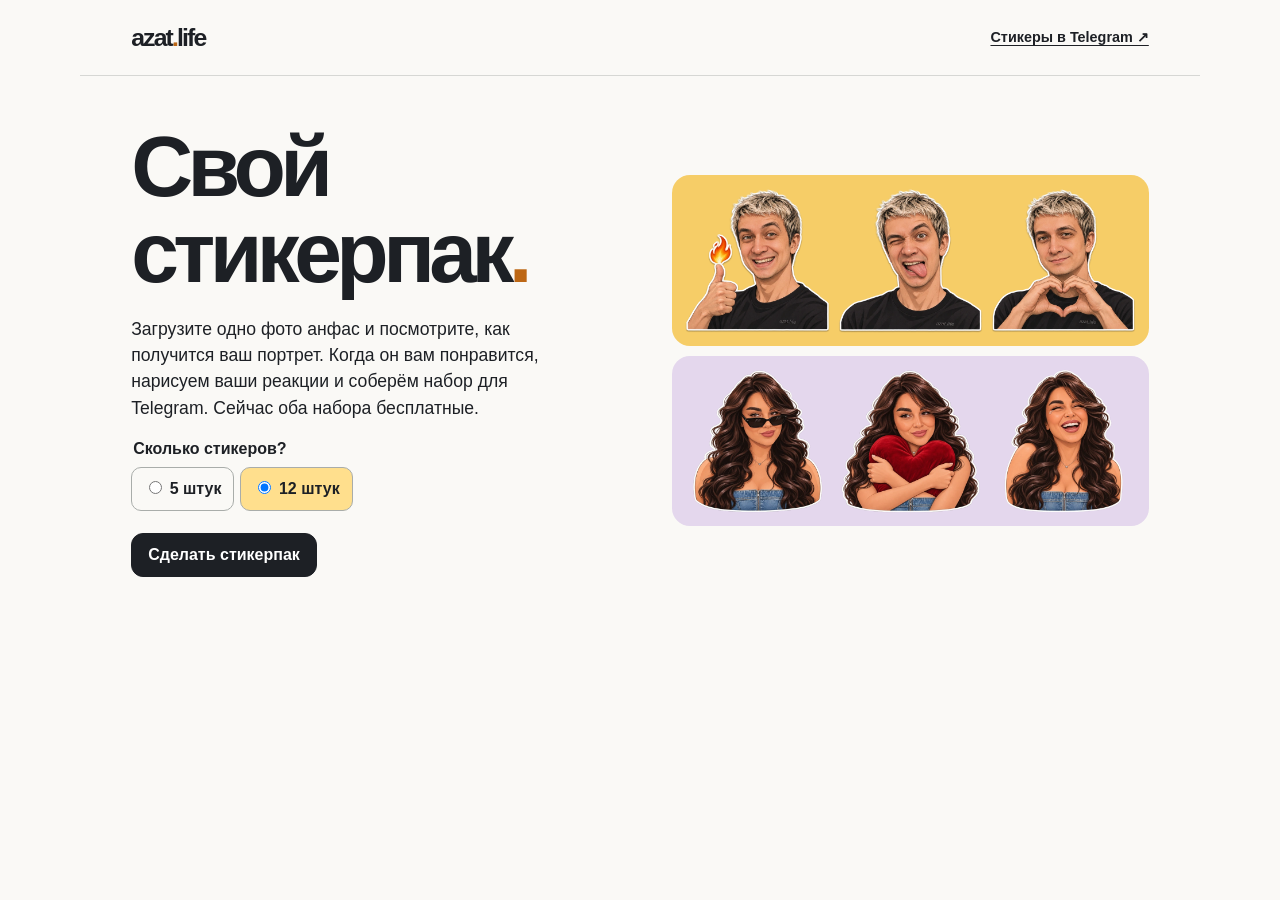
<file: stickers/index.html>
<!doctype html>
<html lang="ru">
<head>
<meta charset="utf-8">
<meta name="viewport" content="width=device-width, initial-scale=1">
<title>Свой стикерпак по фото · azat.life</title>
<meta name="description" content="Персональные стикеры для Telegram по одному фото. Выберите 5 или 12 реакций и утвердите свой портрет.">
<link rel="canonical" href="https://azat.life/stickers/">
<meta property="og:type" content="website">
<meta property="og:title" content="Свой стикерпак по фото · azat.life">
<meta property="og:description" content="Персональные стикеры для Telegram по одному фото. Выберите 5 или 12 реакций и утвердите свой портрет. Сейчас бесплатно.">
<meta property="og:url" content="https://azat.life/stickers/">
<meta property="og:image" content="https://azat.life/stickers/img/preview.jpg">
<meta property="og:image:width" content="1200">
<meta property="og:image:height" content="630">
<meta property="og:image:alt" content="Реакции из двух персональных стикерпаков">
<meta name="twitter:card" content="summary_large_image">
<link rel="stylesheet" href="./style.css?v=selectel1">
<script defer src="./pilot.js?v=landing2"></script>
<script defer src="./guide.js?v=reaction-count2"></script>
</head>
<body>
<header><a class="brand" href="https://azat.life/">azat<span>.</span>life</a><a class="pack" href="https://t.me/addstickers/AzatLife">Стикеры в Telegram ↗</a></header>
<main>
<section id="setup">
<div class="hero"><div class="intro"><h1>Свой <br>стикерпак<span>.</span></h1>
<p>Загрузите одно фото анфас и посмотрите, как получится ваш портрет. Когда он вам понравится, нарисуем ваши реакции и соберём набор для Telegram. <span id="pricing-copy">Сейчас оба набора бесплатные.</span></p>
<fieldset class="packages"><legend>Сколько стикеров?</legend><label><input type="radio" name="pack" value="5"> <span data-price-label="5">5 штук</span></label><label><input type="radio" name="pack" value="12" checked> <span data-price-label="12">12 штук</span></label></fieldset>
<button class="primary" type="button" id="start">Сделать стикерпак</button></div>
<div class="pack-examples" role="group" aria-label="Примеры стикеров">
<div class="pack-example pack-strip palette-1">
<img width="512" height="512" src="./img/01-fire.webp" alt="Большой палец вверх с огоньком">
<img width="512" height="512" src="./img/04-goofy.webp" alt="Подмигивает и показывает язык">
<img width="512" height="512" src="./img/03-heart.webp" alt="Сердце из ладоней">
</div>
<div class="pack-example pack-strip palette-2">
<img width="512" height="512" src="./img/07-cool.webp" alt="Взгляд поверх солнечных очков">
<img width="512" height="512" src="./img/11-heart.webp" alt="Обнимает красное сердце">
<img width="512" height="512" src="./img/02-laugh.webp" alt="Смеётся до слёз">
</div>
</div></div>
<noscript><p>Для загрузки и согласования включите JavaScript.</p></noscript>
</section>
<p id="resume-order" hidden><a id="resume-link">Открыть свой заказ</a></p>
<nav hidden aria-label="Этапы заказа"></nav>
<section id="shoot" class="work" hidden><div class="status"><span id="num"></span> · <span id="count"></span></div><h2 id="shotname" class="display" tabindex="-1"></h2>
<p id="shoot-help">Для начала хватит одного снимка анфас. Подойдёт фото из галереи.</p>
<div class="split"><div><img class="single" src="./img/man-0.jpg" alt="Анфас"><div class="switch"></div></div><div><h3>Как встать</h3><p id="pose"></p><h3>Проверьте в кадре</h3><p id="quality"></p><small id="camera"></small><label class="pick" for="shot-file">Выбрать из галереи</label> <label class="pick" for="camera-file">Сделать фото</label><input class="visually-hidden" type="file" accept="image/*" capture="user" id="camera-file"><input class="visually-hidden" id="shot-file" type="file" accept="image/jpeg,image/png,image/webp,image/heic,image/heif,.heic,.heif"><p id="file-status" role="status"></p><div class="shot-actions">
<button id="next" class="primary">Фото готово</button>
<button id="later">Сниму позже</button>
</div>
<div class="steps" aria-label="Выбор кадра"><button id="prev">Назад</button></div></div></div></section>
<section id="feel" class="work" hidden><h2 class="display" tabindex="-1">Какие реакции ваши?</h2><div class="split"><div><p>Выберите эмодзи, которые чаще всего отправляете друзьям. Каждая выбранная реакция станет отдельным стикером.</p><div class="chips" aria-label="Реакции"></div>
<button id="fill-pack" type="button">Дополнить набор</button>
<label for="custom">Своя реакция</label><input id="custom" type="text" maxlength="90" placeholder="Например, «ну давай»">
<button id="add-custom" type="button">Добавить реакцию</button><small id="custom-hint" role="status"></small><div id="custom-list" class="chips"></div><p class="price" id="price" aria-live="polite"></p>
<div id="scenes"></div>
<label for="details">По каким деталям вы узнаёте себя?</label><textarea id="details" rows="3" maxlength="700" placeholder="Например, форма глаз, светлая чёлка, любимая футболка"></textarea></div>
<div><aside><h3>Если хочется поймать вашу мимику</h3><p>Покажите две-три реакции так, как вы это делаете в жизни. Можно приложить до трёх дополнительных снимков.</p><p>Для жеста руками добавьте фото по пояс. Для стикера в полный рост снимитесь в выбранной позе целиком, до обуви.</p><label for="expression">Фото мимики или жестов</label><input id="expression" type="file" multiple accept="image/jpeg,image/png,image/webp,image/heic,.heic"></aside><button class="primary" data-go="3">Перейти к загрузке</button></div></div></section>
<section id="send" class="work" hidden><h2 class="display" tabindex="-1">Загрузить заказ</h2><div class="split"><div><h3>Фото для портрета</h3><p>JPEG, PNG, WebP или HEIC. До 38 МБ на весь заказ. Нужен только анфас. Оба поворота можно добавить по желанию.</p><div id="uploads"></div></div>
<div><aside><h3>Ваши реакции</h3><p id="chosen"></p><p id="bill" class="price"></p><p>Сначала вы посмотрите портрет. В пакет входят до трёх версий портрета и два круга правок по выбранным стикерам. </p></aside>
<p>Фотографии сохраняются на сервере заказа и передаются в генератор изображений OpenAI для отрисовки. Ссылку на заказ сохраните для себя.</p>
<label for="pack-title">Название стикерпака в Telegram</label><input id="pack-title" type="text" maxlength="64" placeholder="Например, Азат на связи">
<label for="telegram-contact">Ваш Telegram</label><input id="telegram-contact" type="text" placeholder="@username" maxlength="160" autocapitalize="none" autocorrect="off" spellcheck="false" required aria-describedby="telegram-help">
<p id="telegram-help">Укажите ник с @ или без неё либо ссылку t.me/username. После оформления можно сохранить личную ссылку на заказ в Telegram. Откройте бота с этого аккаунта.</p>
<button id="submit" class="primary">Загрузить фото и оформить заказ</button><p id="notice" role="status"></p><button data-go="2">Изменить реакции</button></div></div></section>
</main>
</body></html>
</file>
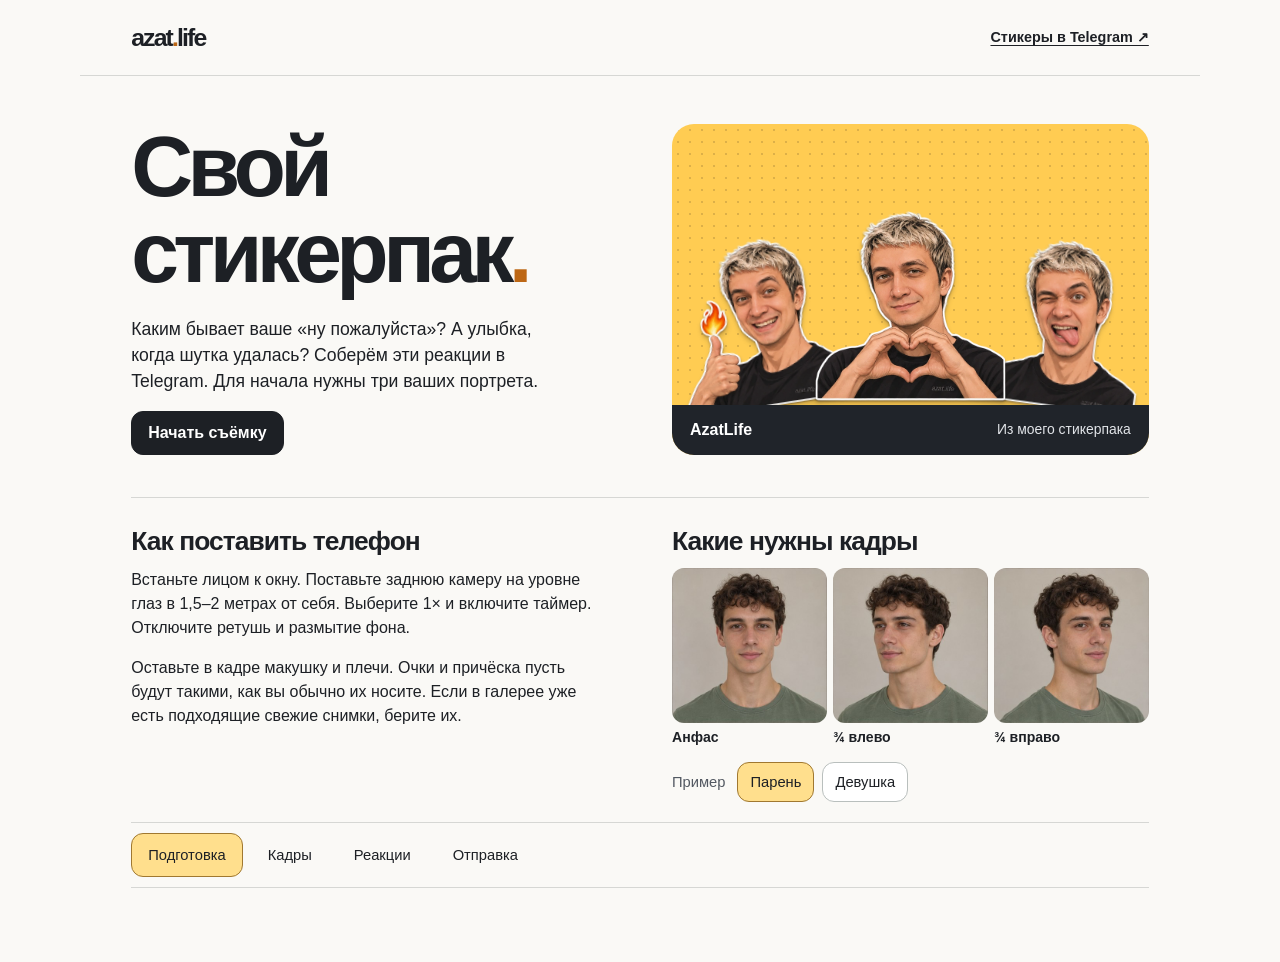
<file: stickers/guide/index.html>
<!doctype html>
<html lang="ru">
<head>
<meta charset="utf-8">
<meta name="viewport" content="width=device-width, initial-scale=1">
<title>Свой стикерпак по фото · azat.life</title>
<meta name="description" content="Как снять три портрета на телефон и выбрать реакции для своего стикерпака в Telegram. С примерами каждого ракурса.">
<link rel="canonical" href="https://azat.life/stickers/">
<meta property="og:type" content="website">
<meta property="og:title" content="Свой стикерпак по фото · azat.life">
<meta property="og:description" content="Три ракурса на телефон и ваши любимые реакции. Инструкция в картинках.">
<meta property="og:url" content="https://azat.life/stickers/">
<meta property="og:image" content="https://azat.life/stickers/img/preview.jpg">
<meta property="og:image:width" content="1200">
<meta property="og:image:height" content="630">
<meta property="og:image:alt" content="Три стикера Азата из набора AzatLife">
<meta name="twitter:card" content="summary_large_image">
<link rel="stylesheet" href="./style.css">
<script defer src="./guide.js?v=first-shot"></script>
</head>
<body>
<header><a class="brand" href="/">azat<span>.</span>life</a><a class="pack" href="https://t.me/addstickers/AzatLife">Стикеры в Telegram ↗</a></header>
<main>
<section id="setup">
<div class="hero"><div class="intro"><h1>Свой <br>стикерпак<span>.</span></h1>
<p>Каким бывает ваше «ну пожалуйста»? А улыбка, когда шутка удалась? Соберём эти реакции в Telegram. Для начала нужны три ваших портрета.</p>
<a class="primary" href="#photos" id="start">Начать съёмку</a></div>
<figure class="art"><div class="portraits"><img src="/stickers/img/01-fire.webp" alt="Азат показывает большой палец"><img src="/stickers/img/03-heart.webp" alt="Сердце из ладоней"><img src="/stickers/img/04-goofy.webp" alt="Подмигивает и показывает язык"></div><figcaption><strong>AzatLife</strong><span>Из моего стикерпака</span></figcaption></figure></div>
<div class="prep" id="photos"><div><h2>Как поставить телефон</h2><p>Встаньте лицом к окну. Поставьте заднюю камеру на уровне глаз в 1,5–2 метрах от себя. Выберите 1× и включите таймер. Отключите ретушь и размытие фона.</p>
<p>Оставьте в кадре макушку и плечи. Очки и причёска пусть будут такими, как вы обычно их носите. Если в галерее уже есть подходящие свежие снимки, берите их.</p></div>
<div><h2>Какие нужны кадры</h2><div class="examples">
<figure><img data-thumb="0" src="/stickers/img/man-0.jpg" alt="Лицо прямо"><figcaption>Анфас</figcaption></figure>
<figure><img data-thumb="1" src="/stickers/img/man-1.jpg" alt="Нос к левому краю фото"><figcaption>¾ влево</figcaption></figure>
<figure><img data-thumb="2" src="/stickers/img/man-2.jpg" alt="Нос к правому краю фото"><figcaption>¾ вправо</figcaption></figure></div><div class="switch"></div></div></div>
<noscript><p>Пришлите три резких портрета файлами в чат, где получили эту ссылку. Укажите любимые эмодзи. Если нужен стикер с жестом, добавьте фото по пояс с руками, для стикера в полный рост пригодится фото в выбранной позе до обуви.</p></noscript>
</section>
<nav hidden aria-label="Этапы заказа"></nav>
<section id="shoot" class="work" hidden><div class="status"><span id="num"></span> · <span id="count"></span></div><h2 id="shotname" class="display" tabindex="-1"></h2>
<p id="shoot-help">Сделайте снимок по примеру. Если такой уже есть в телефоне, он тоже подойдёт. Затем нажмите «Фото готово».</p>
<div class="split"><div><img class="single" src="/stickers/img/man-0.jpg" alt="Анфас"><div class="switch"></div></div><div><h3>Как встать</h3><p id="pose"></p><h3>Проверьте в кадре</h3><p id="quality"></p><small id="camera"></small><div class="shot-actions">
<button id="next" class="primary">Фото готово</button>
<button id="later">Сниму позже</button>
</div>
<div class="steps" aria-label="Выбор кадра"><button id="prev">Назад</button></div></div></div></section>
<section id="feel" class="work" hidden><h2 class="display" tabindex="-1">Какие реакции ваши?</h2><div class="split"><div><p>Выберите эмодзи, которые чаще всего отправляете друзьям. Подойдёт и скриншот вкладки «Недавние».</p><div class="chips" aria-label="Реакции"></div>
<label for="custom">Свои реакции</label><input id="custom" type="text" maxlength="220" placeholder="Например, «ну давай»">
<label for="details">По каким деталям вы узнаёте себя?</label><textarea id="details" rows="3" maxlength="700" placeholder="Например, форма глаз, светлая чёлка, любимая футболка"></textarea></div>
<div><aside><h3>Если хочется поймать вашу мимику</h3><p>Покажите две-три реакции так, как вы это делаете в жизни. Подойдут снимки или короткое видео.</p><p>Для жеста руками добавьте фото по пояс. Для стикера в полный рост снимитесь в выбранной позе целиком, до обуви.</p></aside><button class="primary" data-go="3">Собрать сообщение</button></div></div></section>
<section id="send" class="work" hidden><h2 class="display" tabindex="-1">Отправляем Азату</h2><div class="split"><div><label for="summary">Сообщение для Telegram</label><textarea id="summary" rows="8" readonly></textarea><button id="copy" class="primary">Скопировать сообщение</button><p id="copyhint" role="status"></p></div><div><h3>Приложите фотографии</h3><p>Вставьте текст в тот чат, где получили ссылку. Прикрепите оригиналы как файлы. Список в сообщении показывает, какие ракурсы уже готовы.</p><h3>Что дальше?</h3><p>Я посмотрю кадры и пришлю один портрет на согласование. Когда вы узнаете себя, перейдём к остальным реакциям.</p><button data-go="1">Вернуться к кадрам</button></div></div></section>
</main>
</body></html>
</file>
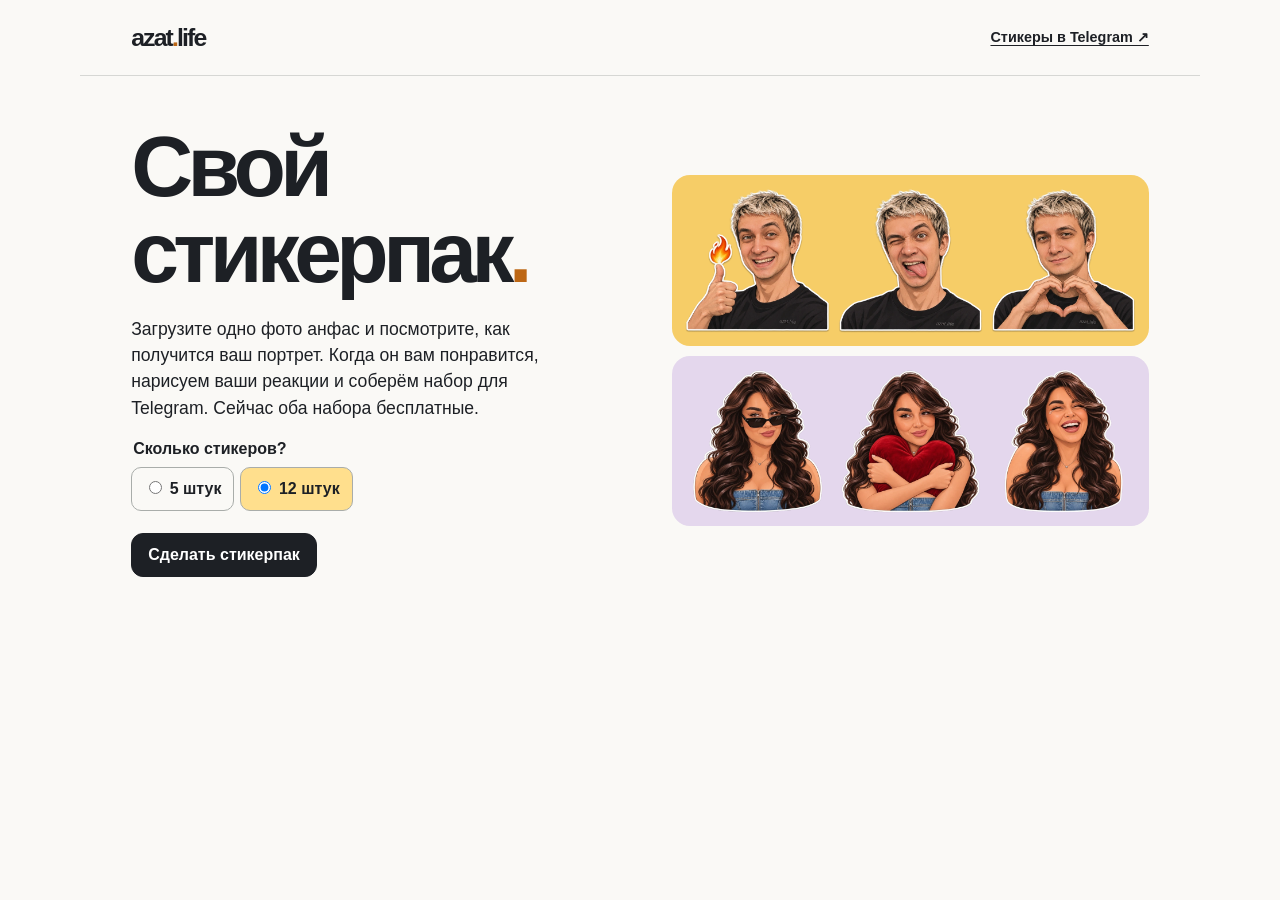
<file: stickers/test/index.html>
<!doctype html><html lang="ru"><meta charset="utf-8"><meta name="viewport" content="width=device-width,initial-scale=1"><title>Стикерпак</title><a href="../">Открыть форму заказа</a><script>location.replace("../"+location.hash)</script></html>
</file>
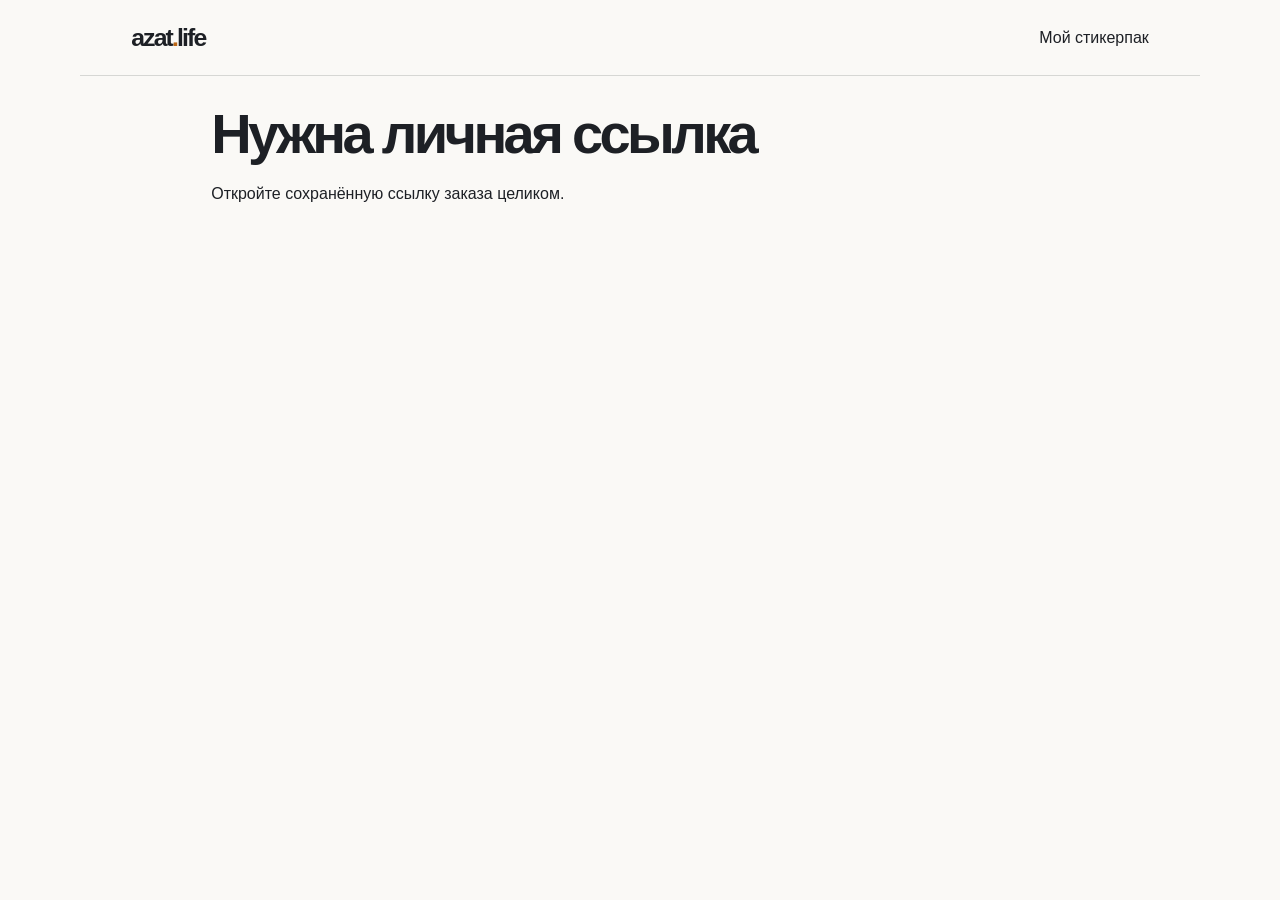
<file: stickers/review.html>
<!doctype html>
<html lang="ru"><head><meta charset="utf-8"><meta name="viewport" content="width=device-width,initial-scale=1">
<meta name="referrer" content="no-referrer"><meta name="robots" content="noindex,nofollow"><title>Мой стикерпак · Согласование</title>
<link rel="stylesheet" href="./style.css?v=order-page2"><script defer src="./pilot.js?v=open1"></script>
<script defer src="./review.js?v=bot-delivery1"></script></head>
<body><header><a class="brand" href="./">azat<span>.</span>life</a><span>Мой стикерпак</span></header>
<main class="review"><h1 id="title">Открываем заказ…</h1><p id="price" class="price"></p>
<div id="order-area"></div>
<p id="activity" role="status"></p>
<div id="order-tools" hidden>
<section id="save-order" class="save-order" hidden>
<a id="save-order-telegram" class="primary" target="_blank" rel="noopener noreferrer">Сохранить ссылку в Telegram ↗</a>
<p>Нажмите «Запустить» в боте, чтобы получить ссылку в чат.</p>
</section>
<button id="copy-link" type="button">Скопировать ссылку на заказ</button>
<p id="copy-status" role="status"></p>
<details id="order-settings">
<summary>Настройки заказа</summary>
<form id="title-form" hidden><label for="pack-title">Название стикерпака</label>
<input id="pack-title" type="text" maxlength="64" placeholder="Например, Азат на связи">
<button type="submit">Сохранить название</button><p role="status" id="title-status"></p></form>
<form id="contact-form" hidden><label for="telegram-contact">Ваш ник в Telegram</label>
<input id="telegram-contact" type="text" placeholder="@username" maxlength="160" autocapitalize="none" autocorrect="off" spellcheck="false" required>
<button type="submit">Сохранить ник</button><p id="contact-status" role="status"></p></form>
</details></div></main></body></html>
</file>
<file: css/style.css>
/* ============================================================
   azat.life — одностраничник
   Тёмная тема, акцент — янтарь сценического света
   ============================================================ */

:root {
  --bg: #0d0d11;
  --bg-raised: #16161c;
  --bg-card: #1a1a22;
  --border: #2a2a33;
  --text: #e8e6e1;
  --text-dim: #9a97a0;
  --accent: #f2a33c;
  --accent-soft: rgba(242, 163, 60, 0.12);
  --max-width: 1000px;
  --radius: 14px;
}

* {
  margin: 0;
  padding: 0;
  box-sizing: border-box;
}

html {
  scroll-behavior: smooth;
  scroll-padding-top: 72px;
}

body {
  background: var(--bg);
  color: var(--text);
  font-family: "Manrope", -apple-system, BlinkMacSystemFont, "Segoe UI", Roboto, sans-serif;
  font-size: 17px;
  line-height: 1.65;
  -webkit-font-smoothing: antialiased;
}

h1, h2, h3 {
  font-weight: 800;
  line-height: 1.15;
  letter-spacing: -0.01em;
}

a {
  color: var(--accent);
  text-decoration: none;
}

ul, ol {
  list-style: none;
}

/* ---------- Навигация ---------- */

.nav {
  position: sticky;
  top: 0;
  z-index: 10;
  display: flex;
  align-items: center;
  justify-content: space-between;
  max-width: var(--max-width);
  margin: 0 auto;
  padding: 18px 24px;
  backdrop-filter: blur(12px);
  background: rgba(13, 13, 17, 0.8);
}

.nav__logo {
  font-weight: 800;
  font-size: 18px;
  color: var(--text);
}

.nav__links {
  display: flex;
  gap: 26px;
}

.nav__links a {
  color: var(--text-dim);
  font-size: 15px;
  font-weight: 500;
  transition: color 0.2s;
}

.nav__links a:hover {
  color: var(--text);
}

/* ---------- Hero ---------- */

.hero {
  max-width: var(--max-width);
  margin: 0 auto;
  padding: 96px 24px 72px;
  display: flex;
  align-items: center;
  gap: 56px;
}

.hero__text {
  flex: 1;
}

.hero__photo {
  flex-shrink: 0;
  width: 200px;
  height: 200px;
  object-fit: cover;
  border-radius: 30px;
  border: 1px solid var(--border);
}

.hero__kicker {
  color: var(--accent);
  font-weight: 700;
  font-size: 15px;
  text-transform: uppercase;
  letter-spacing: 0.14em;
  margin-bottom: 18px;
}

.hero h1 {
  font-size: clamp(44px, 8vw, 76px);
  margin-bottom: 22px;
}

.hero__lead {
  max-width: 560px;
  font-size: 20px;
  color: var(--text-dim);
  margin-bottom: 36px;
}

.hero__actions {
  display: flex;
  gap: 14px;
  flex-wrap: wrap;
}

/* ---------- Кнопки ---------- */

.btn {
  display: inline-block;
  padding: 13px 26px;
  border-radius: 999px;
  border: 1px solid var(--border);
  color: var(--text);
  font-weight: 700;
  font-size: 16px;
  transition: border-color 0.2s, background 0.2s, transform 0.15s;
}

.btn:hover {
  border-color: var(--text-dim);
  transform: translateY(-1px);
}

.btn--primary {
  background: var(--accent);
  border-color: var(--accent);
  color: #16130c;
}

.btn--primary:hover {
  border-color: var(--accent);
  filter: brightness(1.08);
}

/* ---------- Принцип ---------- */

.principle {
  border-top: 1px solid var(--border);
  border-bottom: 1px solid var(--border);
  background: var(--bg-raised);
}

.principle blockquote {
  max-width: var(--max-width);
  margin: 0 auto;
  padding: 56px 24px;
  font-size: clamp(20px, 3vw, 26px);
  font-weight: 700;
  line-height: 1.5;
}

/* ---------- Клиенты ---------- */

.clients {
  max-width: var(--max-width);
  margin: 0 auto;
  padding: 56px 24px 8px;
}

.clients__label {
  color: var(--text-dim);
  font-size: 14px;
  text-transform: uppercase;
  letter-spacing: 0.12em;
  margin-bottom: 18px;
}

.clients__logos {
  display: flex;
  flex-wrap: wrap;
  align-items: center;
  gap: 10px 42px;
}

/* все логотипы лежат на холсте одной высоты и отцентрованы внутри него —
   поэтому единая height здесь ставит их на общую линию */
.clients__logos img {
  display: block;
  height: 44px;
  width: auto;
  opacity: 0.5;
  transition: opacity 0.2s;
}

.clients__logos img:hover {
  opacity: 1;
}

.clients__note {
  max-width: 620px;
  margin-top: 26px;
  font-size: 16px;
  color: var(--text-dim);
}

.clients__note a {
  border-bottom: 1px solid var(--accent-soft);
}

.clients__note a:hover {
  border-bottom-color: var(--accent);
}

/* ---------- Секции ---------- */

.section {
  max-width: var(--max-width);
  margin: 0 auto;
  padding: 80px 24px 0;
}

.section h2 {
  font-size: clamp(30px, 4.5vw, 40px);
  margin-bottom: 30px;
}

.section__intro {
  max-width: 620px;
  color: var(--text-dim);
  margin: -14px 0 34px;
}

#ndi .hero__actions + .section__intro {
  margin: 16px 0 0;
}

/* ---------- Карточки ---------- */

.cards {
  display: grid;
  grid-template-columns: repeat(auto-fit, minmax(270px, 1fr));
  gap: 18px;
}

.cards--projects {
  grid-template-columns: repeat(2, 1fr);
}

@media (max-width: 640px) {
  .cards--projects {
    grid-template-columns: 1fr;
  }
}

.card {
  background: var(--bg-card);
  border: 1px solid var(--border);
  border-radius: var(--radius);
  padding: 26px;
  display: flex;
  flex-direction: column;
  gap: 12px;
}

.card h3 {
  font-size: 20px;
}

.card p {
  color: var(--text-dim);
  font-size: 16px;
  flex-grow: 1;
}

.card__tag {
  align-self: flex-start;
  background: var(--accent-soft);
  color: var(--accent);
  font-size: 13px;
  font-weight: 700;
  padding: 5px 12px;
  border-radius: 999px;
}

/* Карточка-ссылка: пока такая одна — CueDeck ведёт на свою страницу.
   Цвет заголовка возвращаем, иначе он наследует акцент от <a>. */
.card--link {
  color: var(--text);
  transition: border-color 0.15s;
}

.card--link:hover {
  border-color: var(--accent);
}

.card--link h3 {
  display: flex;
  align-items: center;
  gap: 9px;
}

.card--link h3::after {
  content: "→";
  color: var(--accent);
  transition: transform 0.15s;
}

.card--link:hover h3::after {
  transform: translateX(4px);
}

/* ---------- Путь ---------- */

/* Лента этапов: слева колонка с годом, справа описание.
   Линия и точка живут в зазоре между колонками — отсюда точные left. */
.timeline {
  max-width: 720px;
  margin-bottom: 48px;
}

.timeline li {
  display: grid;
  grid-template-columns: 96px 1fr;
  column-gap: 30px;
  padding-bottom: 30px;
  position: relative;
}

.timeline li::before {
  content: "";
  position: absolute;
  left: 110px;
  top: 16px;
  bottom: 0;
  width: 2px;
  background: var(--border);
}

.timeline li:last-child {
  padding-bottom: 0;
}

.timeline li:last-child::before {
  display: none;
}

.timeline li::after {
  content: "";
  position: absolute;
  left: 105px;
  top: 8px;
  width: 12px;
  height: 12px;
  border-radius: 50%;
  background: var(--accent);
}

.timeline__when {
  color: var(--accent);
  font-size: 16px;
  font-weight: 800;
  line-height: 1.6;
  text-align: right;      /* годы прижаты к ленте — разной длины, но зазор до точки одинаковый */
}

.timeline__what {
  color: var(--text);
  font-size: 17px;
  line-height: 1.6;
}

@media (max-width: 640px) {
  .timeline li {
    grid-template-columns: 1fr;
    row-gap: 4px;
    padding-left: 26px;
    padding-bottom: 26px;
  }

  .timeline li::before {
    left: 5px;
    top: 14px;
  }

  .timeline li::after {
    left: 0;
    top: 6px;
    width: 11px;
    height: 11px;
  }

  /* колонок нет — год стоит над описанием, прижимать его вправо незачем */
  .timeline__when {
    text-align: left;
  }
}

.stories {
  display: grid;
  grid-template-columns: repeat(2, 1fr);
  gap: 18px;
}

.story {
  border-left: 2px solid var(--accent);
  padding: 4px 0 4px 22px;
}

.story h3 {
  font-size: 19px;
  margin-bottom: 10px;
}

.story p {
  color: var(--text-dim);
  font-size: 16px;
}

@media (max-width: 640px) {
  .stories {
    grid-template-columns: 1fr;
    gap: 28px;
  }
}

/* ---------- Записи из Telegram ---------- */

.posts {
  display: grid;
  grid-template-columns: repeat(3, 1fr);
  gap: 18px;
  margin-bottom: 30px;
}

.post {
  display: flex;
  flex-direction: column;
  gap: 10px;
  background: var(--bg-card);
  border: 1px solid var(--border);
  border-radius: var(--radius);
  padding: 24px;
  color: var(--text);
  transition: border-color 0.2s, transform 0.15s;
}

.post:hover {
  border-color: var(--text-dim);
  transform: translateY(-2px);
}

.post__date {
  color: var(--accent);
  font-size: 14px;
  font-weight: 700;
  text-transform: lowercase;
}

.post__text {
  color: var(--text-dim);
  font-size: 16px;
  line-height: 1.6;
}

@media (max-width: 860px) {
  .posts {
    grid-template-columns: 1fr;
  }
}

/* ---------- Миссия ---------- */

.section--mission p {
  max-width: 680px;
  font-size: 19px;
  line-height: 1.7;
}

/* ---------- Контакты ---------- */

.section--contact {
  padding-bottom: 40px;
}

.contact__actions {
  display: flex;
  gap: 14px;
  flex-wrap: wrap;
}

/* ---------- Футер ---------- */

.footer {
  max-width: var(--max-width);
  margin: 0 auto;
  padding: 48px 24px 40px;
  color: var(--text-dim);
  font-size: 14px;
  border-top: 1px solid var(--border);
  margin-top: 72px;
}

/* ---------- Мобильная версия ---------- */

@media (max-width: 640px) {
  .nav__links {
    gap: 18px;
  }

  .nav__links a {
    font-size: 14px;
    white-space: nowrap;
  }

  /* пять пунктов в ширину телефона не влезают: первые разделы всё равно
     идут сразу под шапкой, поэтому на узких экранах оставляем только дальние */
  .nav__minor {
    display: none;
  }

  .hero {
    padding-top: 56px;
    flex-direction: column-reverse;
    align-items: flex-start;
    gap: 28px;
  }

  .hero__photo {
    width: 132px;
    height: 132px;
    border-radius: 22px;
  }

  .clients__list {
    font-size: 17px;
    gap: 8px 22px;
  }

  .section {
    padding-top: 60px;
  }
}

/* ---------- Страница прошивок ---------- */

.hero--page {
  padding-bottom: 40px;
}

.notice,
.warn {
  border: 1px solid var(--border);
  border-radius: var(--radius);
  padding: 24px 26px;
  margin-bottom: 18px;
  color: var(--text-dim);
  font-size: 16px;
}

.notice strong,
.warn strong {
  color: var(--text);
}

.warn {
  border-left: 3px solid var(--accent);
  background: var(--bg-card);
}

.warn ul {
  margin-top: 12px;
  display: grid;
  gap: 8px;
}

.warn li {
  padding-left: 18px;
  position: relative;
}

.warn li::before {
  content: "";
  position: absolute;
  left: 0;
  top: 11px;
  width: 6px;
  height: 6px;
  border-radius: 50%;
  background: var(--accent);
}

/* строка версии: номер — дата — вес — кнопка */
.fw {
  display: grid;
  gap: 10px;
}

.fw__row {
  display: grid;
  grid-template-columns: 150px 1fr 90px 130px;
  align-items: center;
  gap: 16px;
  background: var(--bg-card);
  border: 1px solid var(--border);
  border-radius: var(--radius);
  padding: 16px 22px;
  transition: border-color 0.2s;
}

.fw__row:hover {
  border-color: var(--text-dim);
}

.fw--dante .fw__row {
  grid-template-columns: minmax(190px, 1fr) 90px 90px 130px;
}

.fw__ver {
  font-size: 19px;
  font-weight: 800;
}

.fw__badge {
  display: inline-block;
  vertical-align: 2px;
  margin-left: 6px;
  background: var(--accent-soft);
  color: var(--accent);
  font-size: 12px;
  font-weight: 700;
  padding: 3px 9px;
  border-radius: 999px;
}

.fw__date,
.fw__size {
  color: var(--text-dim);
  font-size: 15px;
}

.fw__size {
  text-align: right;
}

.fw__get {
  justify-self: end;
  border: 1px solid var(--border);
  border-radius: 999px;
  padding: 9px 22px;
  color: var(--text);
  font-size: 15px;
  font-weight: 700;
  white-space: nowrap;
  transition: background 0.2s, border-color 0.2s, color 0.2s;
}

.fw__get:hover {
  background: var(--accent);
  border-color: var(--accent);
  color: #16130c;
}

.fw__how {
  max-width: 700px;
  color: var(--text-dim);
  font-size: 17px;
  line-height: 1.7;
  margin-bottom: 26px;
}

.section--contact h3 {
  font-size: 21px;
  margin-bottom: 14px;
}

.fw__how code {
  background: var(--bg-card);
  border: 1px solid var(--border);
  border-radius: 6px;
  padding: 2px 7px;
  font-size: 15px;
}

.footer a {
  border-bottom: 1px solid var(--accent-soft);
}

.footer p + p {
  margin-top: 10px;
}

@media (max-width: 700px) {
  .fw__row {
    grid-template-columns: 1fr auto;
    row-gap: 6px;
    padding: 18px 20px;
  }

  .fw--dante .fw__row {
    grid-template-columns: 1fr auto;
  }

  .fw__ver {
    grid-column: 1;
  }

  .fw__date {
    grid-column: 1;
    grid-row: 2;
  }

  /* вес прячем: на телефоне он и так виден в диалоге загрузки */
  .fw__size {
    display: none;
  }

  .fw__get {
    grid-column: 2;
    grid-row: 1 / span 2;
    align-self: center;
  }
}

@media (max-width: 400px) {
  .nav__links a[href="#compact"],
  .nav__links a[href="#rack"] {
    display: none;
  }
}
</file>
<file: stickers/style.css>
:root{color-scheme:light;--ink:#1d2025;--paper:#faf9f6;--muted:#535962;--line:#d6d7d4;--yellow:#ffcc52;font:100%/1.5 -apple-system,BlinkMacSystemFont,"Segoe UI",Arial,sans-serif;color:var(--ink);background:var(--paper)}
*{box-sizing:border-box}
body,figure{margin:0}
header,main{max-width:1120px;margin:auto;padding-inline:clamp(18px,4vw,55px)}
header,.row,.switch,.steps,.chips,nav{display:flex;align-items:center;gap:8px;flex-wrap:wrap}
header{height:76px;justify-content:space-between;border-bottom:1px solid var(--line)}
a{color:inherit;text-underline-offset:3px}
.brand{font-weight:850;font-size:1.55rem;letter-spacing:-.075em;text-decoration:none}
.brand span,.intro h1 span{color:#bd6715}
.pack{font-size:.9rem;font-weight:600}
main{padding-bottom:48px}
.hero,.prep,.split{display:grid;grid-template-columns:1fr 1fr;gap:clamp(24px,5vw,65px)}
.hero{padding:48px 0 42px;align-items:center}
h1,.display{font-weight:800;letter-spacing:-.065em;line-height:1;margin:0 0 20px}
h1{font-size:clamp(3.6rem,6.7vw,5.5rem)}
h2,h3{line-height:1.15;letter-spacing:-.035em;margin:0 0 12px}
h2{font-size:1.65rem}h3{font-size:1.25rem}
p{margin:0 0 16px}
.intro p{max-width:440px;font-size:1.1rem}
button,.primary,label,input,textarea{font:inherit}
button,.primary{display:inline-flex;align-items:center;justify-content:center;min-height:44px;padding:9px 16px;border:1px solid #b9bfbd;border-radius:12px;background:white;color:inherit;cursor:pointer;text-decoration:none}
.primary{font-weight:700;background:var(--ink);color:white;border-color:var(--ink)}
button:hover,.primary:hover{box-shadow:0 0 0 2px #a38d6780}
:focus-visible{outline:3px solid #9d5115;outline-offset:3px}
.pack-examples{display:grid;gap:10px;min-width:0}
.pack-example{border-radius:18px;padding:12px}
.palette-1{background:#f6cd67}
.palette-2{background:#e4d7ed}
.pack-strip{display:grid;grid-template-columns:repeat(3,minmax(0,1fr));align-items:center;gap:6px}
.pack-strip img{display:block;width:100%;height:auto;aspect-ratio:1;object-fit:contain}
.shot-examples summary{cursor:pointer;font-weight:600;text-decoration:underline;text-underline-offset:3px}
.shot-examples[open] summary{margin-bottom:10px}
.prep{border-top:1px solid var(--line);padding-top:28px;scroll-margin-top:16px}
.examples{display:grid;grid-template-columns:repeat(3,1fr);gap:6px}
.examples img,.single{display:block;width:100%;aspect-ratio:1;border-radius:12px;object-fit:cover}
.examples figcaption{font-size:.88rem;margin:4px 0;font-weight:650}
.switch{margin-top:10px}.switch small{margin-right:4px}
.switch button,.steps button{min-height:40px;padding:6px 12px;font-size:.92rem}
button[aria-pressed=true],button[aria-current=step],.steps button.chosen{background:#ffdf8d;border-color:#a07830}
nav{border-block:1px solid var(--line);margin:20px 0 26px;padding:10px 0}
nav button{border-color:transparent;background:transparent;font-size:.92rem}
.work{max-width:920px;margin:auto}
.display{font-size:clamp(2.4rem,5vw,4.4rem)}
.status,small,#copyhint{color:var(--muted);font-size:.92rem}
.status{margin-bottom:12px}
.single{max-width:380px}
aside{background:#efefea;padding:22px;border-radius:16px;margin-bottom:18px}
aside p:last-child{margin-bottom:0}
label{display:block;margin:15px 0 6px;font-weight:650}
#shoot-help{max-width:65ch;margin-bottom:22px}
.shot-actions{display:flex;align-items:center;flex-wrap:wrap;gap:8px;margin-top:20px}
.shot-actions .primary{min-height:48px}
#later,#prev{background:transparent;border-color:transparent;text-decoration:underline;text-underline-offset:3px}
.steps{margin:12px 0 20px}.steps .done{border-bottom:3px solid #497242}
.chips{gap:6px;margin:12px 0}.chips button{font-size:1.5rem;padding:6px 11px}
textarea,input[type=text]{display:block;width:100%;background:white;color:inherit;border:1px solid #adaea9;border-radius:10px;padding:10px;resize:vertical}
#copy{margin:12px 0}
[hidden]{display:none!important}
@media(max-width:700px){header{height:58px}.hero,.prep,.split{grid-template-columns:minmax(0,1fr);gap:20px}.hero{padding:26px 0}.art{max-width:480px;width:100%}.portraits{height:clamp(110px,34vw,195px);flex:none}.portraits img{height:92%;width:auto}.portraits img:nth-child(2){height:106%;width:auto}.intro h1 br{display:none}.intro h1 br:after{content:' '}.intro h1{font-size:clamp(2.5rem,7.9vw,3.6rem)}.prep{padding-top:22px}nav{gap:1px}nav button{padding:8px 5px;font-size:.84rem;flex:1}.single{width:min(100%,315px)}}
#uploads input,#shot-file{display:block;margin:6px 0;max-width:100%}#uploads small{display:block}
.price{font-weight:700;font-size:1.2rem;margin-top:16px}.review{max-width:960px;margin:30px auto}.review h1{font-size:clamp(2rem,6vw,3.5rem)}
.review-grid{display:grid;gap:18px;grid-template-columns:repeat(auto-fit,minmax(min(230px,100%),1fr));margin:18px 0}
.review-card{background:white;border:1px solid var(--line);border-radius:16px;padding:15px;min-width:0}.review-card img{display:block;max-width:100%;width:180px;height:180px;object-fit:contain;background:#eceae7;border-radius:9px}
.review-card label{display:block}.review label input{margin:0 8px 0 0}
#activity,#notice,#file-status,#copy-status{min-height:1.5em;margin-top:8px}.review textarea{margin-bottom:12px}
#order-area button,#order-tools button{margin:4px}.review header{padding:0}.review .price{margin:0 0 12px}
.packages{margin:1rem 0;border:0;padding:0}.packages label,.pick{display:inline-block;margin:6px 6px 6px 0;padding:9px 12px;border:1px solid #a9adaa;border-radius:10px;cursor:pointer}.packages label:has(:checked){background:#ffdf8d}.visually-hidden{position:absolute;width:1px;height:1px;opacity:0;overflow:hidden}.pick:has(+input:focus-visible){outline:2px solid}.packages legend{font-weight:650}dialog{border:0;border-radius:18px;padding:24px}dialog::backdrop{background:#191c2080}#uploads img{border-radius:10px;object-fit:cover;height:80px}

.waiting-panel{display:flex;align-items:flex-start;gap:1rem;border:1px solid #d4c49d;background:#fff6df;padding:1rem;border-radius:16px;margin:1rem 0}
.waiting-panel p{margin:.5rem 0 .8rem}
.waiting-ring{flex:none;width:23px;height:23px;margin-top:3px;border:3px solid #dccfae;border-top-color:#825400;border-radius:50%;animation:waiting-turn 1.3s linear infinite}
@keyframes waiting-turn{to{transform:rotate(360deg)}}
@media(prefers-reduced-motion:reduce){.waiting-ring{animation:none}}
.review #activity:empty,.review #copy-status:empty,.review form [role="status"]:empty{display:none}
#order-tools{border-top:1px solid var(--line);margin-top:24px;padding-top:16px}
#order-tools button{margin:4px 0}
.save-order p{margin:8px 0 12px}
#order-settings{margin-top:14px}
#order-settings summary{cursor:pointer}
#order-settings form{margin-top:16px}
</file>
<file: stickers/guide/style.css>
:root{color-scheme:light;--ink:#1d2025;--paper:#faf9f6;--muted:#535962;--line:#d6d7d4;--yellow:#ffcc52;font:100%/1.5 -apple-system,BlinkMacSystemFont,"Segoe UI",Arial,sans-serif;color:var(--ink);background:var(--paper)}
*{box-sizing:border-box}
body,figure{margin:0}
header,main{max-width:1120px;margin:auto;padding-inline:clamp(18px,4vw,55px)}
header,.row,.switch,.steps,.chips,nav{display:flex;align-items:center;gap:8px;flex-wrap:wrap}
header{height:76px;justify-content:space-between;border-bottom:1px solid var(--line)}
a{color:inherit;text-underline-offset:3px}
.brand{font-weight:850;font-size:1.55rem;letter-spacing:-.075em;text-decoration:none}
.brand span,.intro h1 span{color:#bd6715}
.pack{font-size:.9rem;font-weight:600}
main{padding-bottom:48px}
.hero,.prep,.split{display:grid;grid-template-columns:1fr 1fr;gap:clamp(24px,5vw,65px)}
.hero{padding:48px 0 42px;align-items:center}
h1,.display{font-weight:800;letter-spacing:-.065em;line-height:1;margin:0 0 20px}
h1{font-size:clamp(3.6rem,6.7vw,5.5rem)}
h2,h3{line-height:1.15;letter-spacing:-.035em;margin:0 0 12px}
h2{font-size:1.65rem}h3{font-size:1.25rem}
p{margin:0 0 16px}
.intro p{max-width:440px;font-size:1.1rem}
button,.primary,label,input,textarea{font:inherit}
button,.primary{display:inline-flex;align-items:center;justify-content:center;min-height:44px;padding:9px 16px;border:1px solid #b9bfbd;border-radius:12px;background:white;color:inherit;cursor:pointer;text-decoration:none}
.primary{font-weight:700;background:var(--ink);color:white;border-color:var(--ink)}
button:hover,.primary:hover{box-shadow:0 0 0 2px #a38d6780}
:focus-visible{outline:3px solid #9d5115;outline-offset:3px}
.art{min-width:0;background:var(--yellow);color:#262018;border-radius:22px;overflow:hidden;align-self:stretch;display:flex;flex-direction:column;justify-content:flex-end;background-image:radial-gradient(#4c392031 1px,transparent 1px);background-size:12px 12px}
.portraits{display:flex;align-items:end;justify-content:center;flex:1;min-height:110px;isolation:isolate;padding:20px 2% 0;overflow:hidden}
.portraits img{display:block;width:38%;height:auto;filter:drop-shadow(0 4px 2px #33281838);transform-origin:bottom}
.portraits img:first-child{transform:rotate(-9deg) translateY(3%);margin-right:-10%}
.portraits img:nth-child(2){width:43%;z-index:1}
.portraits img:last-child{transform:rotate(8deg) translateY(3%);margin-left:-10%}
.art figcaption{background:#20242a;color:white;display:flex;align-items:center;justify-content:space-between;padding:13px 18px;gap:8px}.art figcaption span{color:#e1e4e8;font-size:.87rem}
.prep{border-top:1px solid var(--line);padding-top:28px;scroll-margin-top:16px}
.examples{display:grid;grid-template-columns:repeat(3,1fr);gap:6px}
.examples img,.single{display:block;width:100%;aspect-ratio:1;border-radius:12px;object-fit:cover}
.examples figcaption{font-size:.88rem;margin:4px 0;font-weight:650}
.switch{margin-top:10px}.switch small{margin-right:4px}
.switch button,.steps button{min-height:40px;padding:6px 12px;font-size:.92rem}
button[aria-pressed=true],button[aria-current=step],.steps button.chosen{background:#ffdf8d;border-color:#a07830}
nav{border-block:1px solid var(--line);margin:20px 0 26px;padding:10px 0}
nav button{border-color:transparent;background:transparent;font-size:.92rem}
.work{max-width:920px;margin:auto}
.display{font-size:clamp(2.4rem,5vw,4.4rem)}
.status,small,#copyhint{color:var(--muted);font-size:.92rem}
.status{margin-bottom:12px}
.single{max-width:380px}
aside{background:#efefea;padding:22px;border-radius:16px;margin-bottom:18px}
aside p:last-child{margin-bottom:0}
label{display:block;margin:15px 0 6px;font-weight:650}
#shoot-help{max-width:65ch;margin-bottom:22px}
.shot-actions{display:flex;align-items:center;flex-wrap:wrap;gap:8px;margin-top:20px}
.shot-actions .primary{min-height:48px}
#later,#prev{background:transparent;border-color:transparent;text-decoration:underline;text-underline-offset:3px}
.steps{margin:12px 0 20px}.steps .done{border-bottom:3px solid #497242}
.chips{gap:6px;margin:12px 0}.chips button{font-size:1.5rem;padding:6px 11px}
textarea,input[type=text]{display:block;width:100%;background:white;color:inherit;border:1px solid #adaea9;border-radius:10px;padding:10px;resize:vertical}
#copy{margin:12px 0}
[hidden]{display:none!important}
@media(max-width:700px){header{height:58px}.hero,.prep,.split{grid-template-columns:minmax(0,1fr);gap:20px}.hero{padding:26px 0}.art{max-width:480px;width:100%}.portraits{height:clamp(110px,34vw,195px);flex:none}.portraits img{height:92%;width:auto}.portraits img:nth-child(2){height:106%;width:auto}.intro h1 br{display:none}.intro h1 br:after{content:' '}.intro h1{font-size:clamp(2.5rem,7.9vw,3.6rem)}.prep{padding-top:22px}nav{gap:1px}nav button{padding:8px 5px;font-size:.84rem;flex:1}.single{width:min(100%,315px)}}
</file>
